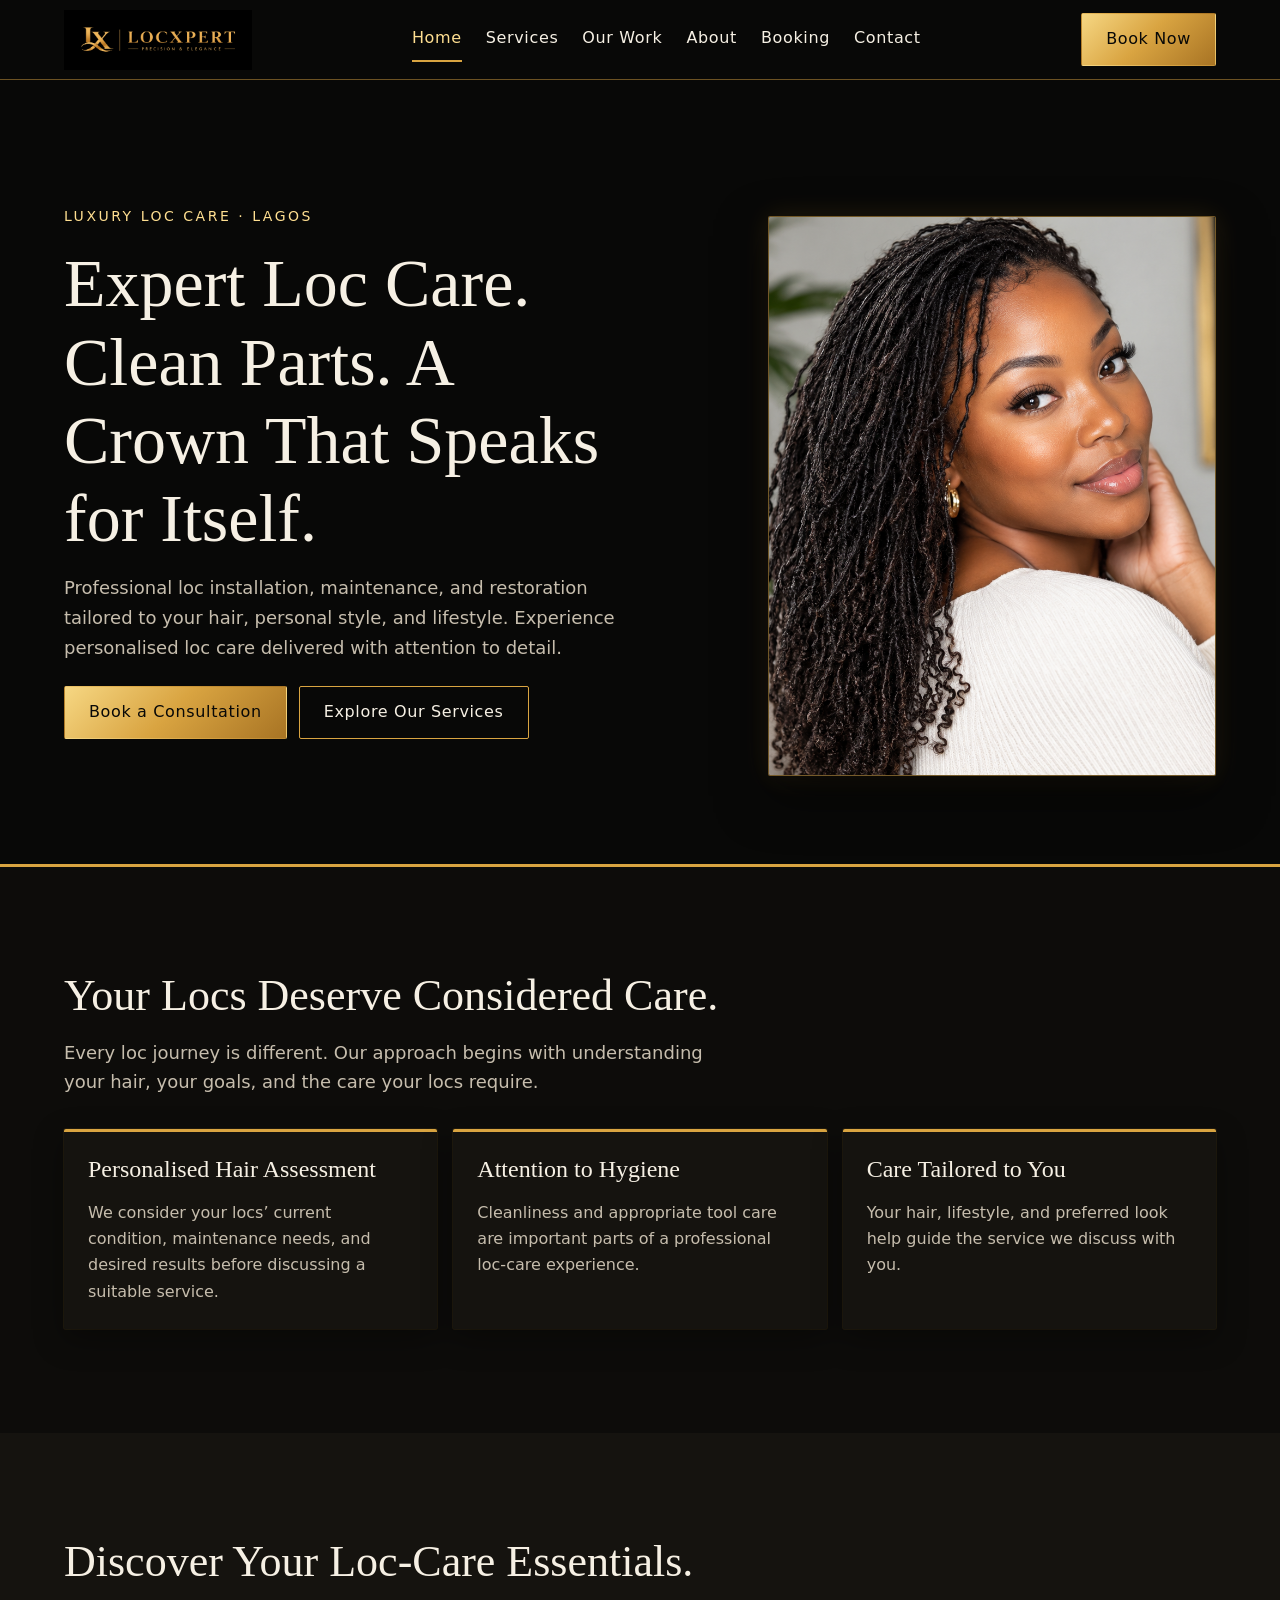
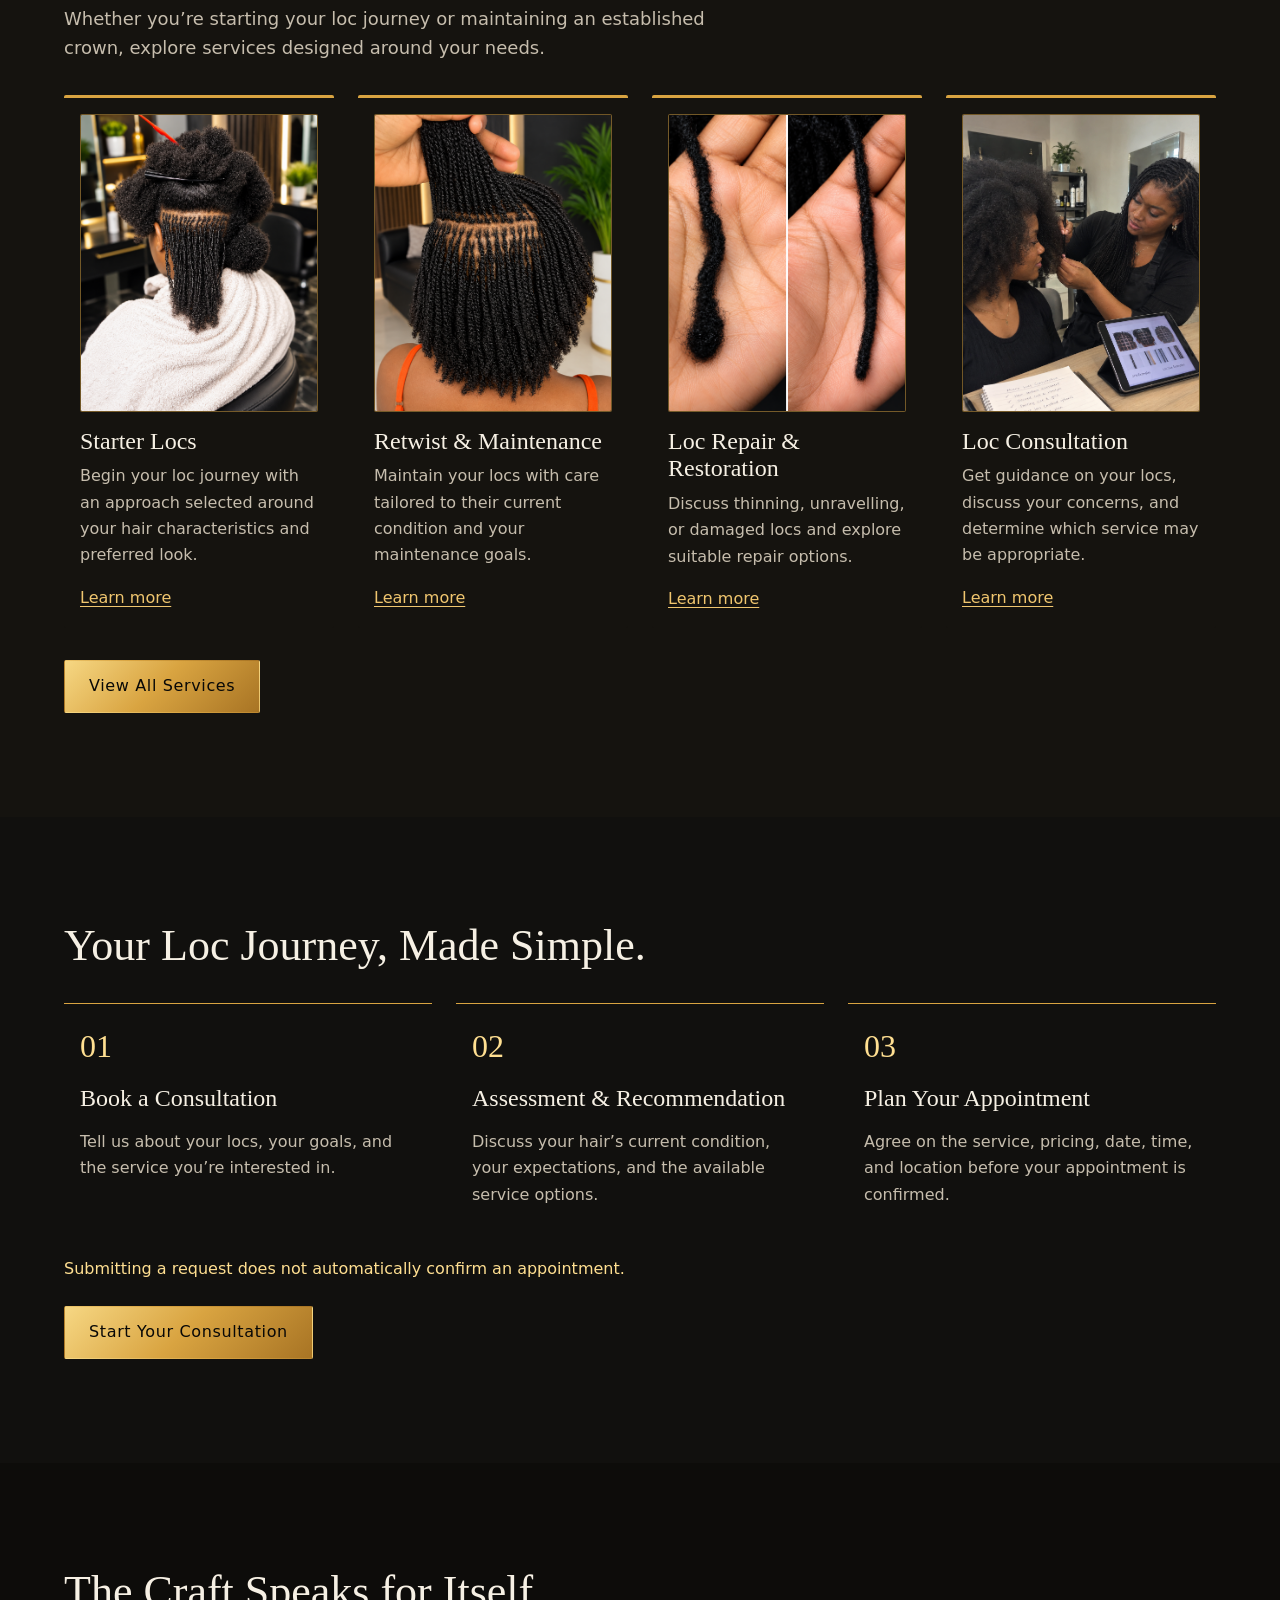
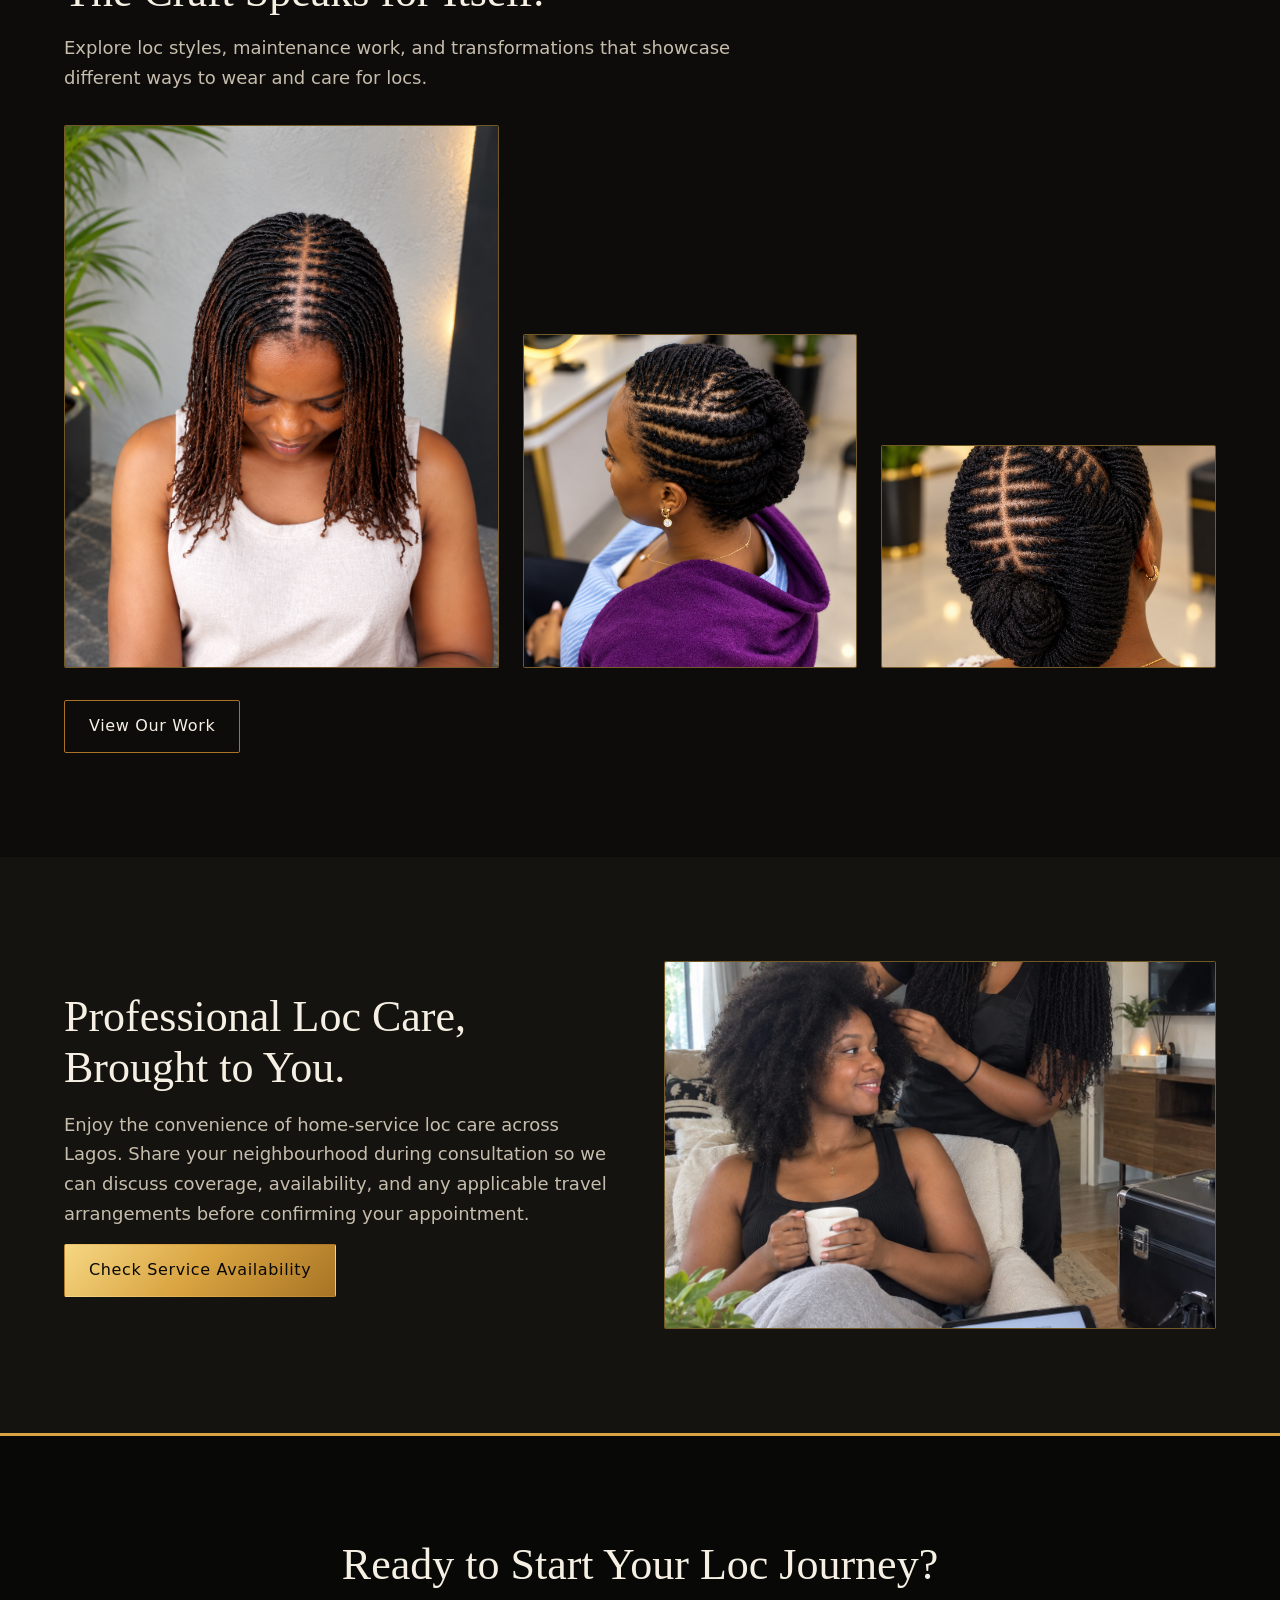
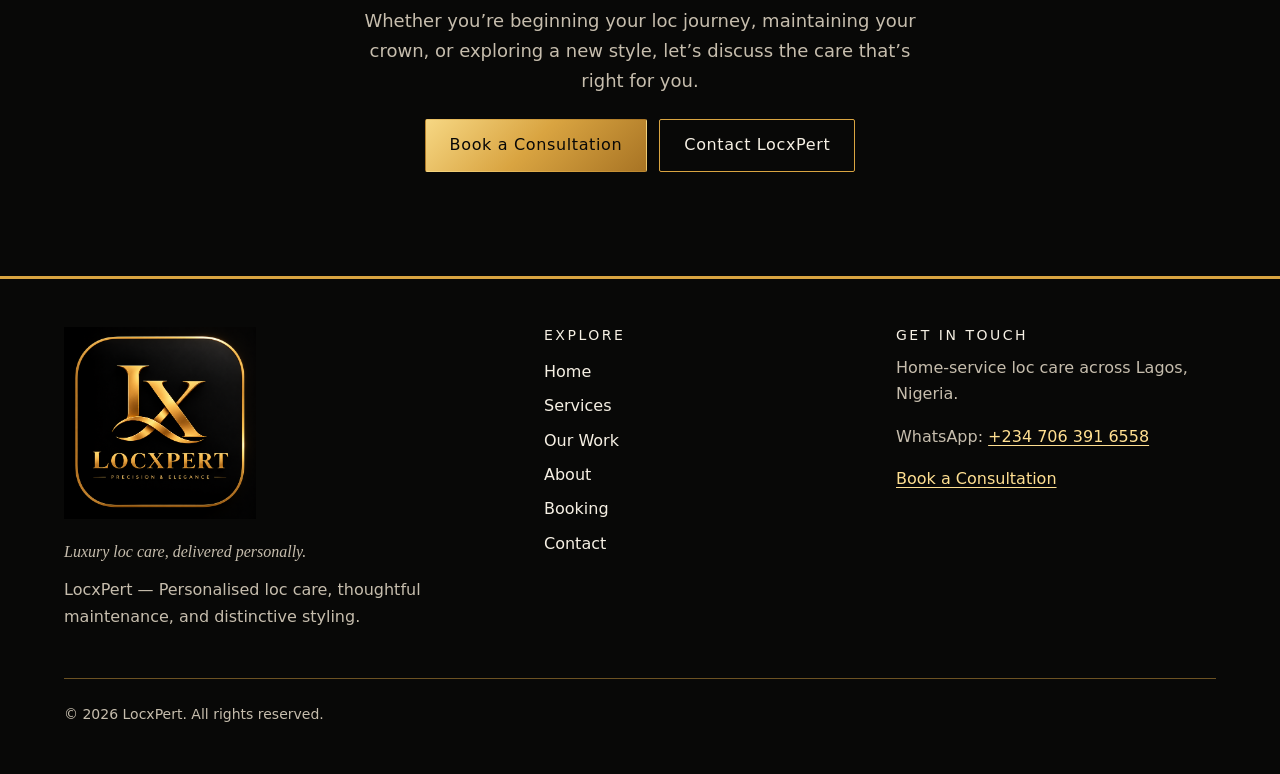
<file: index.html>
<!DOCTYPE html>
<html lang="en">
<head>
  <meta charset="UTF-8">
  <meta name="viewport" content="width=device-width, initial-scale=1">
  <title>LocxPert | Luxury Loc Care in Lagos</title>
  <meta name="description" content="Explore loc maintenance, styling, cleansing, and repairs with LocxPert. Request a home-service appointment across Lagos, Nigeria.">
  <meta property="og:type" content="website">
  <meta property="og:title" content="LocxPert | Luxury Loc Care in Lagos">
  <meta property="og:description" content="Explore loc maintenance, styling, cleansing, and repairs with LocxPert. Request a home-service appointment across Lagos, Nigeria.">
  <meta property="og:locale" content="en_NG">
  <meta name="theme-color" content="#080807">
  <link rel="icon" href="data:image/svg+xml,%3Csvg xmlns='http://www.w3.org/2000/svg' viewBox='0 0 64 64'%3E%3Crect width='64' height='64' rx='10' fill='%23080807'/%3E%3Ctext x='32' y='45' font-size='38' text-anchor='middle' fill='%23d9a441' font-family='Georgia,serif'%3EL%3C/text%3E%3C/svg%3E">
  <link rel="stylesheet" href="./styles/main.css">
  <script src="./script/site.js" defer></script>
</head>
<body>
  <a class="skip-link" href="#main-content">Skip to main content</a>

  <!-- ===== SITE HEADER (same on every page) ===== -->
  <header class="site-header is-dark">
    <a class="site-logo" href="index.html">
      <img class="logo-image" src="assets/images/locxpert-wordmark.png" alt="LocxPert — Precision &amp; Elegance" width="260" height="84">
    </a>

    <button class="nav-toggle" type="button" aria-expanded="false" aria-controls="site-navigation">
      <span class="visually-hidden">Menu</span>
      <span class="nav-toggle-icon" aria-hidden="true"></span>
    </button>

    <nav class="site-navigation" id="site-navigation" aria-label="Main navigation">
      <ul class="nav-list">
        <li><a href="index.html" aria-current="page">Home</a></li>
        <li><a href="services.html">Services</a></li>
        <li><a href="gallery.html">Our Work</a></li>
        <li><a href="about.html">About</a></li>
        <li><a href="booking.html">Booking</a></li>
        <li><a href="contact.html">Contact</a></li>
      </ul>
    </nav>

    <a class="button button-primary header-cta" href="booking.html">Book Now</a>
  </header>

  <main id="main-content">

    <!-- ===== HERO ===== -->
    <section class="hero-section is-dark" id="home-hero" aria-labelledby="hero-title">
      <div class="hero-inner">
        <div class="hero-content">
          <p class="eyebrow">LUXURY LOC CARE &middot; LAGOS</p>
          <h1 class="hero-title" id="hero-title">Expert Loc Care. Clean Parts. A Crown That Speaks for Itself.</h1>
          <p class="hero-text">Professional loc installation, maintenance, and restoration tailored to your hair, personal style, and lifestyle. Experience personalised loc care delivered with attention to detail.</p>
          <div class="button-group">
            <a class="button button-primary" href="booking.html">Book a Consultation</a>
            <a class="button button-secondary" href="services.html">Explore Our Services</a>
          </div>
        </div>
        <!-- IMAGE: replace assets/images/hero-locs.jpg with your hero photograph -->
        <div class="image-frame ratio-portrait" data-placeholder="Hero photograph">
          <img src="./assets/images/file_000000003d60821183ccef231341cf84.png" alt="Placeholder for a hero photograph of well-maintained locs" width="800" height="1000">
        </div>
      </div>
    </section>

    <!-- ===== TRUST ===== -->
    <section class="trust-section section-cream" aria-labelledby="trust-title">
      <div class="section-heading">
        <h2 id="trust-title">Your Locs Deserve Considered Care.</h2>
        <p>Every loc journey is different. Our approach begins with understanding your hair, your goals, and the care your locs require.</p>
      </div>
      <div class="trust-grid">
        <article class="trust-card">
          <h3>Personalised Hair Assessment</h3>
          <p>We consider your locs&rsquo; current condition, maintenance needs, and desired results before discussing a suitable service.</p>
        </article>
        <article class="trust-card">
          <h3>Attention to Hygiene</h3>
          <p>Cleanliness and appropriate tool care are important parts of a professional loc-care experience.</p>
        </article>
        <article class="trust-card">
          <h3>Care Tailored to You</h3>
          <p>Your hair, lifestyle, and preferred look help guide the service we discuss with you.</p>
        </article>
      </div>
    </section>

    <!-- ===== SERVICES PREVIEW (four featured services) ===== -->
    <section class="services-section section-white" aria-labelledby="services-preview-title">
      <div class="section-heading">
        <h2 id="services-preview-title">Discover Your Loc-Care Essentials.</h2>
        <p>Whether you&rsquo;re starting your loc journey or maintaining an established crown, explore services designed around your needs.</p>
      </div>
      <div class="services-grid">

        <article class="service-card">
          <div class="image-frame ratio-portrait" data-placeholder="Starter Loc">
            <img src="./assets/images/starter locs.png" alt="Placeholder photograph for Starter Locs" width="800" height="1000" loading="lazy">
          </div>
          <h3 class="service-title">Starter Locs</h3>
          <p class="service-description">Begin your loc journey with an approach selected around your hair characteristics and preferred look.</p>
          <a class="text-link" href="services.html">Learn more<span class="visually-hidden"> about Starter Locs</span></a>
        </article>

        <article class="service-card">
          <div class="image-frame ratio-portrait" data-placeholder="Retwist &amp; Maintenance">
            <img src="assets/images/retwist.png" alt="Placeholder photograph for Retwist &amp; Maintenance" width="800" height="1000" loading="lazy">
          </div>
          <h3 class="service-title">Retwist &amp; Maintenance</h3>
          <p class="service-description">Maintain your locs with care tailored to their current condition and your maintenance goals.</p>
          <a class="text-link" href="services.html">Learn more<span class="visually-hidden"> about Retwist &amp; Maintenance</span></a>
        </article>

        <article class="service-card">
          <div class="image-frame ratio-portrait" data-placeholder="Loc Repair &amp; Restoration">
            <img src="assets/images/locs repair and maintainance.png" alt="Placeholder photograph for Loc Repair &amp; Restoration" width="800" height="1000" loading="lazy">
          </div>
          <h3 class="service-title">Loc Repair &amp; Restoration</h3>
          <p class="service-description">Discuss thinning, unravelling, or damaged locs and explore suitable repair options.</p>
          <a class="text-link" href="services.html">Learn more<span class="visually-hidden"> about Loc Repair &amp; Restoration</span></a>
        </article>

        <article class="service-card">
          <div class="image-frame ratio-portrait" data-placeholder="Loc Consultation">
            <img src="assets/images/consultation.png" alt="Placeholder photograph for Loc Consultation" width="800" height="1000" loading="lazy">
          </div>
          <h3 class="service-title">Loc Consultation</h3>
          <p class="service-description">Get guidance on your locs, discuss your concerns, and determine which service may be appropriate.</p>
          <a class="text-link" href="services.html">Learn more<span class="visually-hidden"> about Loc Consultation</span></a>
        </article>
      </div>
      <p class="section-action"><a class="button button-primary" href="services.html">View All Services</a></p>
    </section>

    <!-- ===== HOW IT WORKS ===== -->
    <section class="process-section is-dark" aria-labelledby="process-title">
      <div class="section-heading">
        <h2 id="process-title">Your Loc Journey, Made Simple.</h2>
      </div>
      <ol class="process-list">
        <li class="process-step">
          <h3>Book a Consultation</h3>
          <p>Tell us about your locs, your goals, and the service you&rsquo;re interested in.</p>
        </li>
        <li class="process-step">
          <h3>Assessment &amp; Recommendation</h3>
          <p>Discuss your hair&rsquo;s current condition, your expectations, and the available service options.</p>
        </li>
        <li class="process-step">
          <h3>Plan Your Appointment</h3>
          <p>Agree on the service, pricing, date, time, and location before your appointment is confirmed.</p>
        </li>
      </ol>
      <p class="process-note">Submitting a request does not automatically confirm an appointment.</p>
      <p class="section-action"><a class="button button-primary" href="booking.html">Start Your Consultation</a></p>
    </section>

    <!-- ===== PORTFOLIO PREVIEW ===== -->
    <section class="portfolio-section section-cream" aria-labelledby="portfolio-title">
      <div class="section-heading">
        <h2 id="portfolio-title">The Craft Speaks for Itself.</h2>
        <p>Explore loc styles, maintenance work, and transformations that showcase different ways to wear and care for locs.</p>
      </div>
      <div class="featured-grid">
        <!-- IMAGES: replace with genuine LocxPert work photographs -->
        <div class="image-frame ratio-portrait" data-placeholder="Your work photo">
            <img src="./assets/images/loc front top view.png" alt="Placeholder for a loc styling photograph" width="800" height="1000" loading="lazy">
          </div>
        <div class="image-frame ratio-square" data-placeholder="Your work photo">
            <img src="./assets/images/loc style 1.png" alt="Placeholder for a starter locs photograph" width="800" height="800" loading="lazy">
          </div>
        <div class="image-frame ratio-landscape" data-placeholder="Your work photo">
            <img src="./assets/images/loc style 2.png" alt="Placeholder for a loc maintenance photograph" width="1200" height="800" loading="lazy">
          </div>
      </div>
      <p class="section-action"><a class="button button-secondary-light" href="gallery.html">View Our Work</a></p>
    </section>

    <!-- ===== HOME SERVICE ===== -->
    <section class="home-service-section section-white" aria-labelledby="home-service-title">
      <div class="home-service-content">
        <h2 id="home-service-title">Professional Loc Care, Brought to You.</h2>
        <p>Enjoy the convenience of home-service loc care across Lagos. Share your neighbourhood during consultation so we can discuss coverage, availability, and any applicable travel arrangements before confirming your appointment.</p>
        <a class="button button-primary" href="contact.html">Check Service Availability</a>
      </div>
      <div class="image-frame ratio-landscape" data-placeholder="Home-service photo">
            <img src="./assets/images/home service.png" alt="Placeholder for a photograph of loc care in a comfortable home setting" width="1200" height="800" loading="lazy">
          </div>
    </section>

    <!-- ===== FINAL CALL TO ACTION ===== -->
    <section class="cta-section is-dark" aria-labelledby="cta-title">
      <h2 id="cta-title">Ready to Start Your Loc Journey?</h2>
      <p>Whether you&rsquo;re beginning your loc journey, maintaining your crown, or exploring a new style, let&rsquo;s discuss the care that&rsquo;s right for you.</p>
      <div class="button-group">
        <a class="button button-primary" href="booking.html">Book a Consultation</a>
        <a class="button button-secondary" href="contact.html">Contact LocxPert</a>
      </div>
    </section>

  </main>

  <!-- ===== SITE FOOTER (same on every page) ===== -->
  <footer class="site-footer is-dark">
    <div class="footer-brand">
      <a class="site-logo" href="index.html">
        <img class="logo-image" src="assets/images/locxpert-logo.png" alt="LocxPert — Precision &amp; Elegance" width="160" height="160">
        </a>
      <p class="footer-tagline">Luxury loc care, delivered personally.</p>
      <p>LocxPert &mdash; Personalised loc care, thoughtful maintenance, and distinctive styling.</p>
    </div>

    <nav class="footer-navigation" aria-label="Footer navigation">
      <h2 class="footer-heading">Explore</h2>
      <ul class="footer-list">
        <li><a href="index.html">Home</a></li>
        <li><a href="services.html">Services</a></li>
        <li><a href="gallery.html">Our Work</a></li>
        <li><a href="about.html">About</a></li>
        <li><a href="booking.html">Booking</a></li>
        <li><a href="contact.html">Contact</a></li>
      </ul>
    </nav>

    <div class="footer-contact">
      <h2 class="footer-heading">Get in touch</h2>
      <p>Home-service loc care across Lagos, Nigeria.</p>
      <p>WhatsApp: <a href="https://wa.me/2348161882249">+234 706 391 6558</a></p>
      <p><a href="booking.html">Book a Consultation</a></p>
    </div>

    <p class="footer-copyright">&copy; <span id="copyright-year">2026</span> LocxPert. All rights reserved.</p>
  </footer>

</body>
</html>
</file>
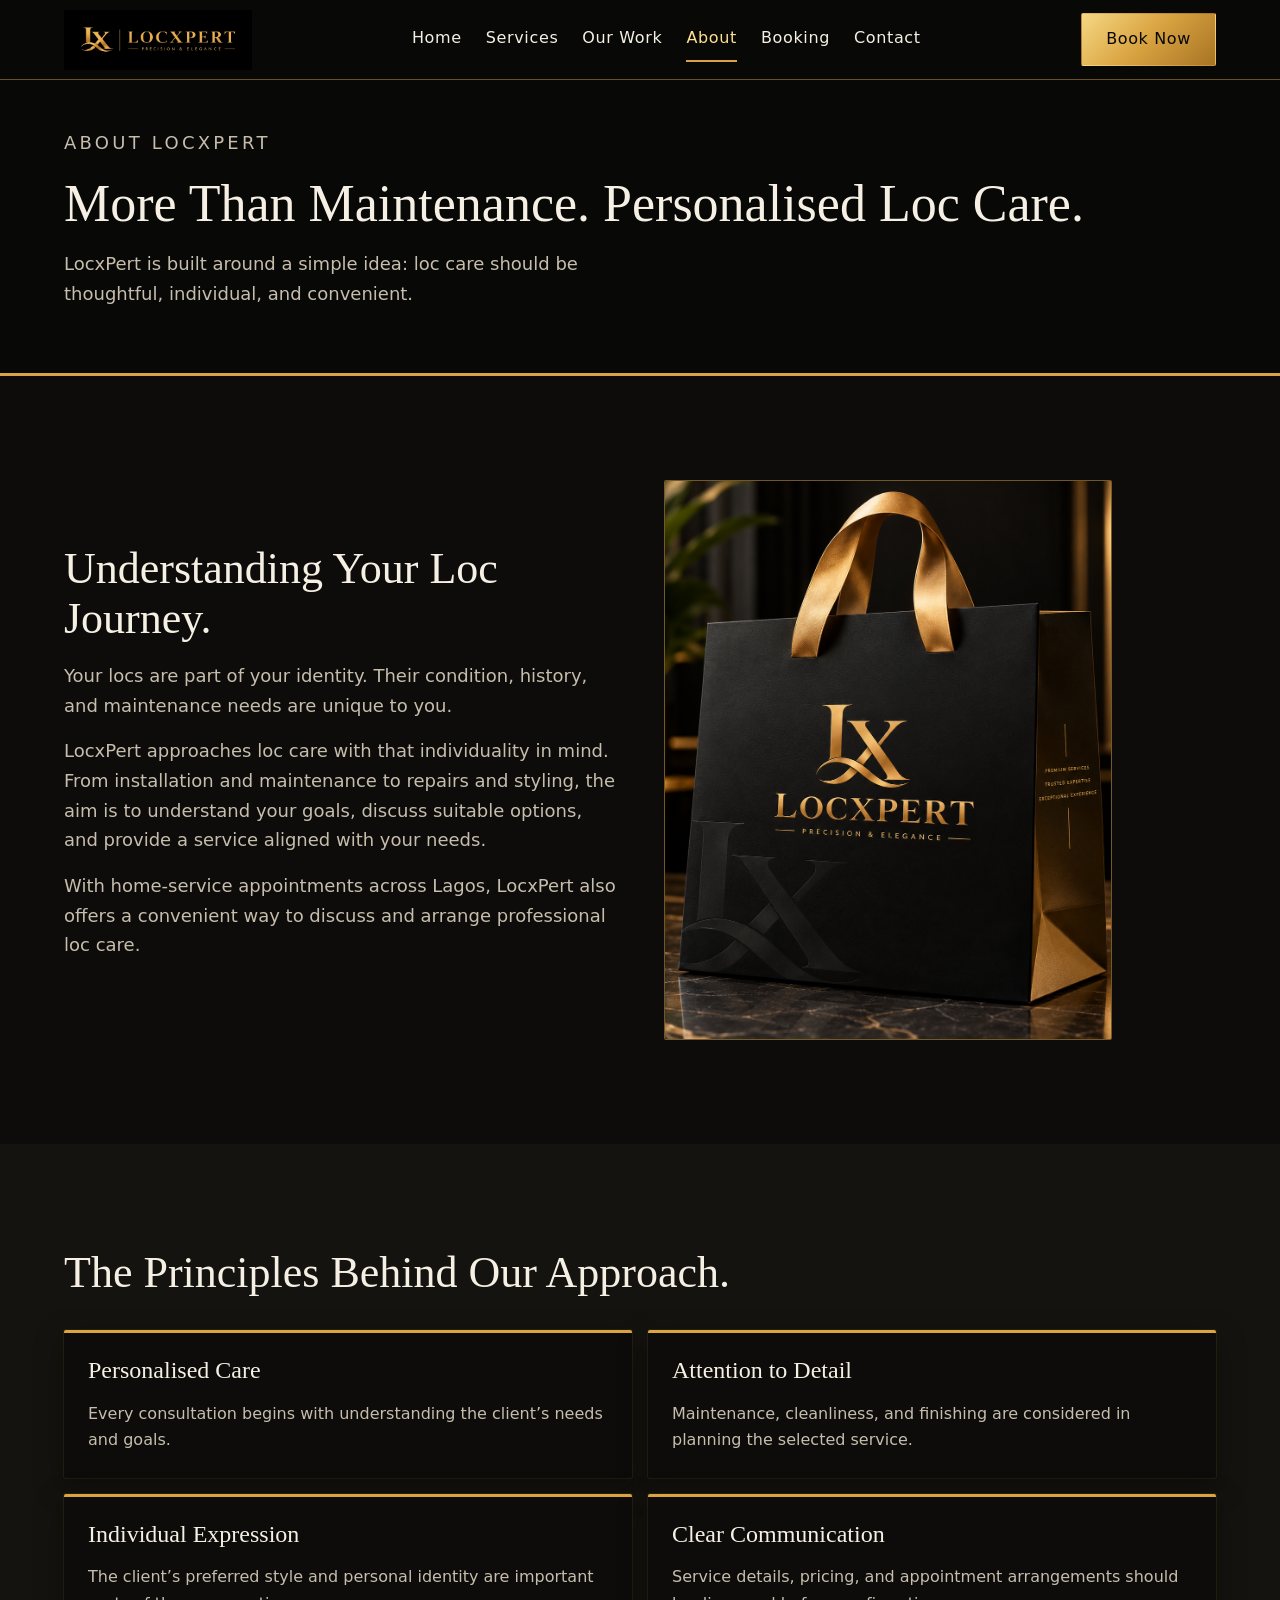
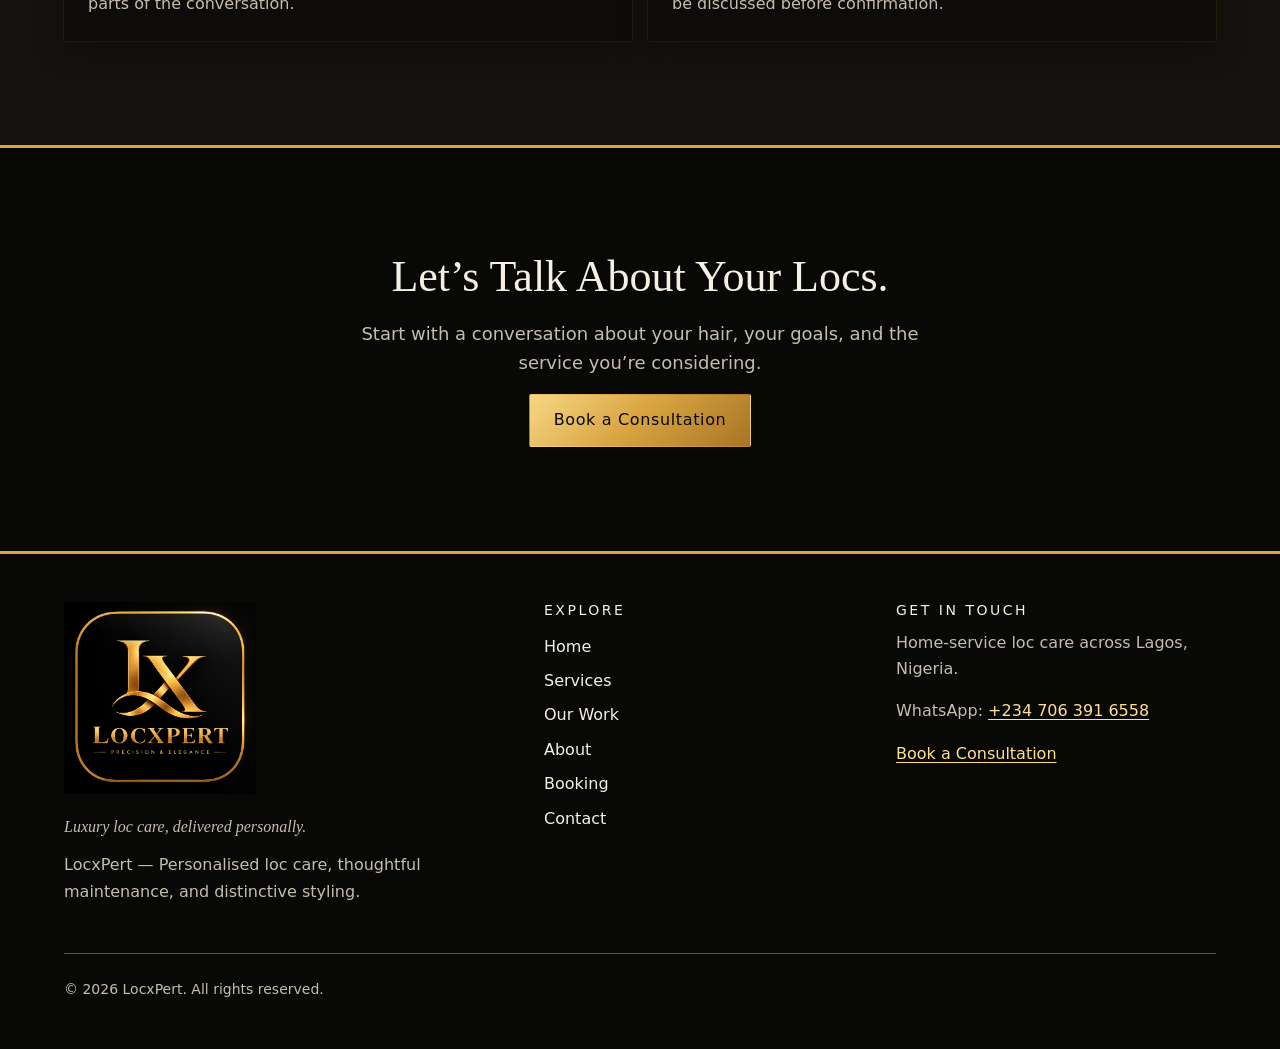
<file: about.html>
<!DOCTYPE html>
<html lang="en">
<head>
  <meta charset="UTF-8">
  <meta name="viewport" content="width=device-width, initial-scale=1">
  <title>About LocxPert | Personalised Loc Care</title>
  <meta name="description" content="Learn about LocxPert’s approach to loc maintenance, styling, and home-service appointments in Lagos.">
  <meta property="og:type" content="website">
  <meta property="og:title" content="About LocxPert | Personalised Loc Care">
  <meta property="og:description" content="Learn about LocxPert’s approach to loc maintenance, styling, and home-service appointments in Lagos.">
  <meta property="og:locale" content="en_NG">
  <meta name="theme-color" content="#080807">
  <link rel="icon" href="data:image/svg+xml,%3Csvg xmlns='http://www.w3.org/2000/svg' viewBox='0 0 64 64'%3E%3Crect width='64' height='64' rx='10' fill='%23080807'/%3E%3Ctext x='32' y='45' font-size='38' text-anchor='middle' fill='%23d9a441' font-family='Georgia,serif'%3EL%3C/text%3E%3C/svg%3E">
  <link rel="stylesheet" href="./styles/main.css">
  <script src="./script/site.js" defer></script>
</head>
<body>
  <a class="skip-link" href="#main-content">Skip to main content</a>

  <!-- ===== SITE HEADER (same on every page) ===== -->
  <header class="site-header is-dark">
    <a class="site-logo" href="index.html">
      <img class="logo-image" src="assets/images/locxpert-wordmark.png" alt="LocxPert — Precision &amp; Elegance" width="260" height="84">
    </a>

    <button class="nav-toggle" type="button" aria-expanded="false" aria-controls="site-navigation">
      <span class="visually-hidden">Menu</span>
      <span class="nav-toggle-icon" aria-hidden="true"></span>
    </button>

    <nav class="site-navigation" id="site-navigation" aria-label="Main navigation">
      <ul class="nav-list">
        <li><a href="index.html">Home</a></li>
        <li><a href="services.html">Services</a></li>
        <li><a href="gallery.html">Our Work</a></li>
        <li><a href="about.html" aria-current="page">About</a></li>
        <li><a href="booking.html">Booking</a></li>
        <li><a href="contact.html">Contact</a></li>
      </ul>
    </nav>

    <a class="button button-primary header-cta" href="booking.html">Book Now</a>
  </header>

  <main id="main-content">

    <!-- ===== PAGE HERO ===== -->
    <section class="page-hero page-hero-simple is-dark" aria-labelledby="about-title">
      <div class="page-hero-content">
        <p class="eyebrow">ABOUT LOCXPERT</p>
        <h1 id="about-title">More Than Maintenance. Personalised Loc Care.</h1>
        <p>LocxPert is built around a simple idea: loc care should be thoughtful, individual, and convenient.</p>
      </div>
    </section>

    <!-- ===== BRAND STORY ===== -->
    <section class="about-section section-cream" id="about" aria-labelledby="story-title">
      <div class="about-text">
        <h2 id="story-title">Understanding Your Loc Journey.</h2>
        <p>Your locs are part of your identity. Their condition, history, and maintenance needs are unique to you.</p>
        <p>LocxPert approaches loc care with that individuality in mind. From installation and maintenance to repairs and styling, the aim is to understand your goals, discuss suitable options, and provide a service aligned with your needs.</p>
        <p>With home-service appointments across Lagos, LocxPert also offers a convenient way to discuss and arrange professional loc care.</p>
      </div>
      <!-- IMAGE: replace assets/images/about-loctician.jpg with a brand or loctician photograph.
      A loctician profile (name, training, experience) can be added here once you have verified details. -->
      <div class="image-frame ratio-portrait" data-placeholder="Brand photograph">
        <img src="./assets/images/locxpert parcel.png" alt="Placeholder for a LocxPert brand photograph" width="800" height="1000" loading="lazy">
      </div>
    </section>

    <!-- ===== VALUES ===== -->
    <section class="values-section section-white" aria-labelledby="values-title">
      <div class="section-heading">
        <h2 id="values-title">The Principles Behind Our Approach.</h2>
      </div>
      <div class="values-grid">
        <article class="value-card">
          <h3>Personalised Care</h3>
          <p>Every consultation begins with understanding the client&rsquo;s needs and goals.</p>
        </article>

        <article class="value-card">
          <h3>Attention to Detail</h3>
          <p>Maintenance, cleanliness, and finishing are considered in planning the selected service.</p>
        </article>

        <article class="value-card">
          <h3>Individual Expression</h3>
          <p>The client&rsquo;s preferred style and personal identity are important parts of the conversation.</p>
        </article>

        <article class="value-card">
          <h3>Clear Communication</h3>
          <p>Service details, pricing, and appointment arrangements should be discussed before confirmation.</p>
        </article>
      </div>
    </section>

    <!-- ===== CALL TO ACTION ===== -->
    <section class="cta-section is-dark" aria-labelledby="about-cta-title">
      <h2 id="about-cta-title">Let&rsquo;s Talk About Your Locs.</h2>
      <p>Start with a conversation about your hair, your goals, and the service you&rsquo;re considering.</p>
      <a class="button button-primary" href="booking.html">Book a Consultation</a>
    </section>

  </main>

  <!-- ===== SITE FOOTER (same on every page) ===== -->
  <footer class="site-footer is-dark">
    <div class="footer-brand">
      <a class="site-logo" href="index.html">
        <img class="logo-image" src="assets/images/locxpert-logo.png" alt="LocxPert — Precision &amp; Elegance" width="160" height="160">
        </a>
      <p class="footer-tagline">Luxury loc care, delivered personally.</p>
      <p>LocxPert &mdash; Personalised loc care, thoughtful maintenance, and distinctive styling.</p>
    </div>

    <nav class="footer-navigation" aria-label="Footer navigation">
      <h2 class="footer-heading">Explore</h2>
      <ul class="footer-list">
        <li><a href="index.html">Home</a></li>
        <li><a href="services.html">Services</a></li>
        <li><a href="gallery.html">Our Work</a></li>
        <li><a href="about.html">About</a></li>
        <li><a href="booking.html">Booking</a></li>
        <li><a href="contact.html">Contact</a></li>
      </ul>
    </nav>

    <div class="footer-contact">
      <h2 class="footer-heading">Get in touch</h2>
      <p>Home-service loc care across Lagos, Nigeria.</p>
      <p>WhatsApp: <a href="https://wa.me/2347063916558">+234 706 391 6558</a></p>
      <p><a href="booking.html">Book a Consultation</a></p>
    </div>

    <p class="footer-copyright">&copy; <span id="copyright-year">2026</span> LocxPert. All rights reserved.</p>
  </footer>

</body>
</html>
</file>
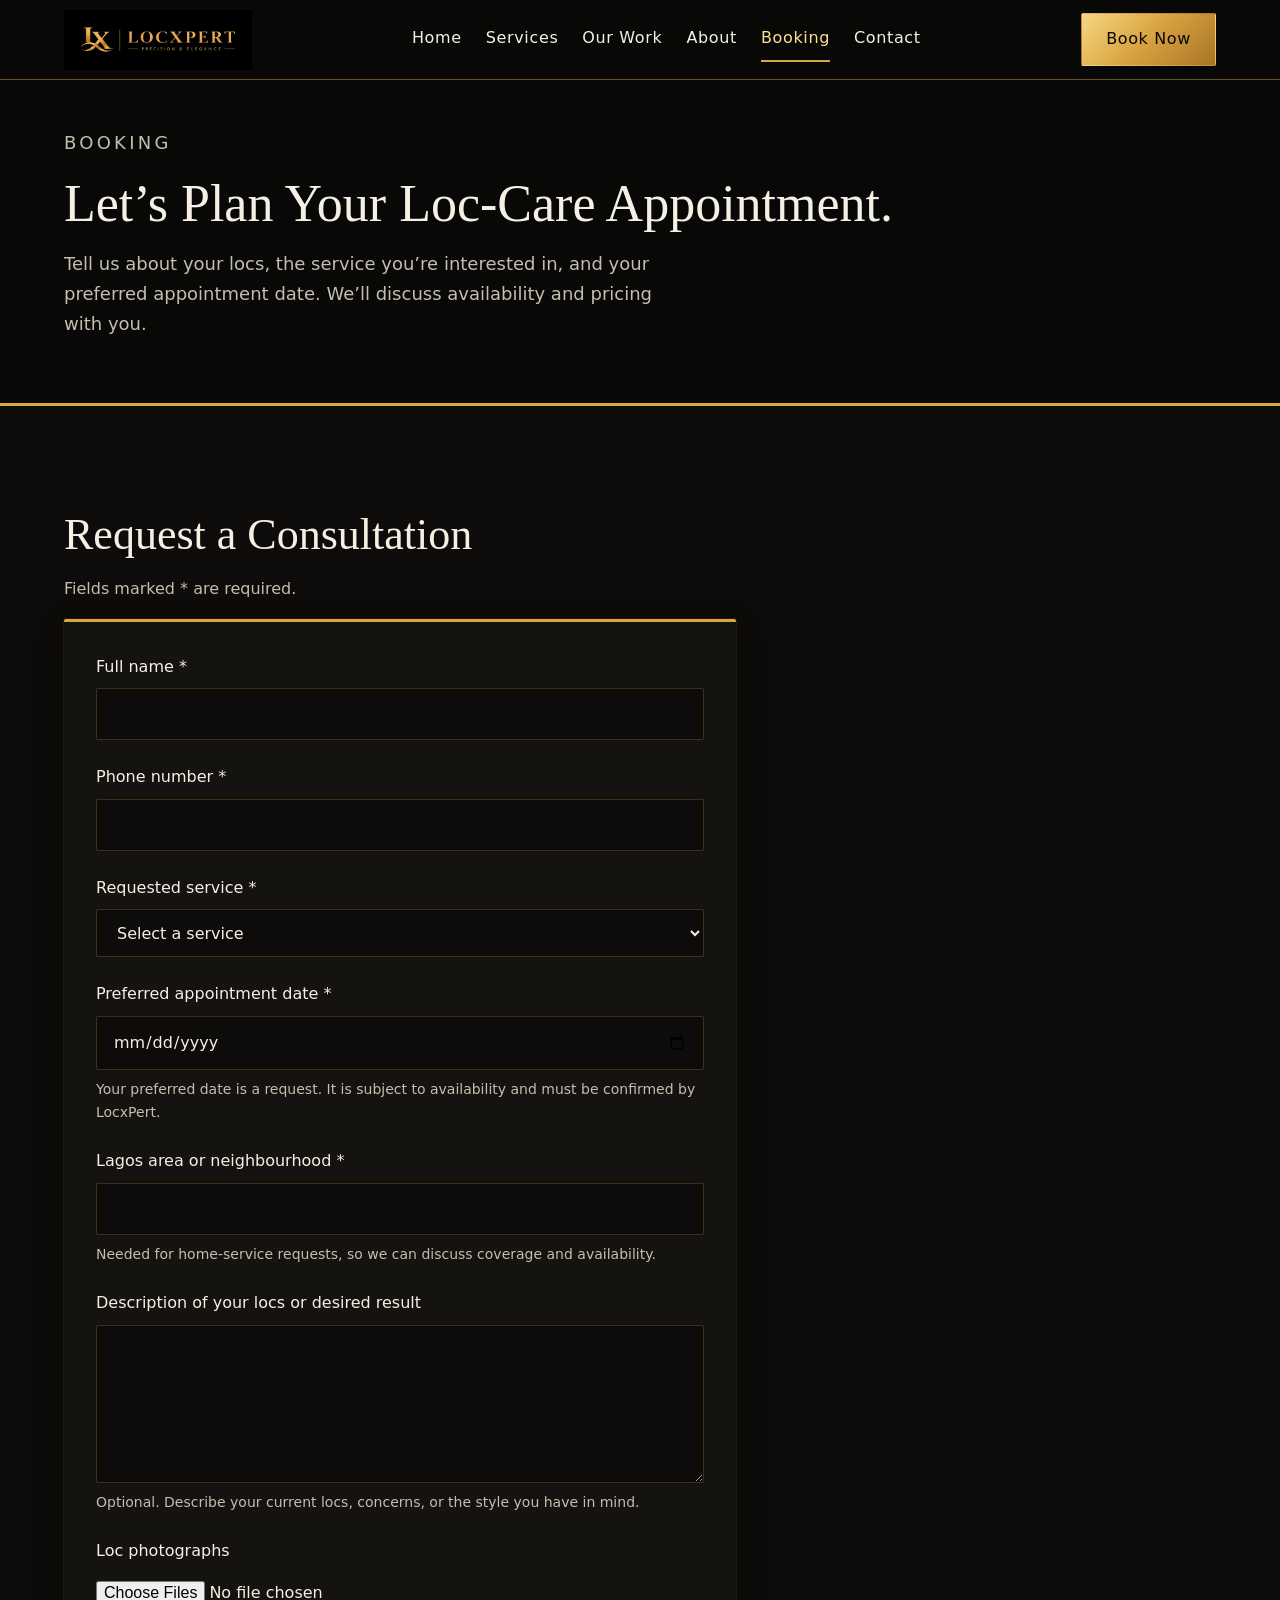
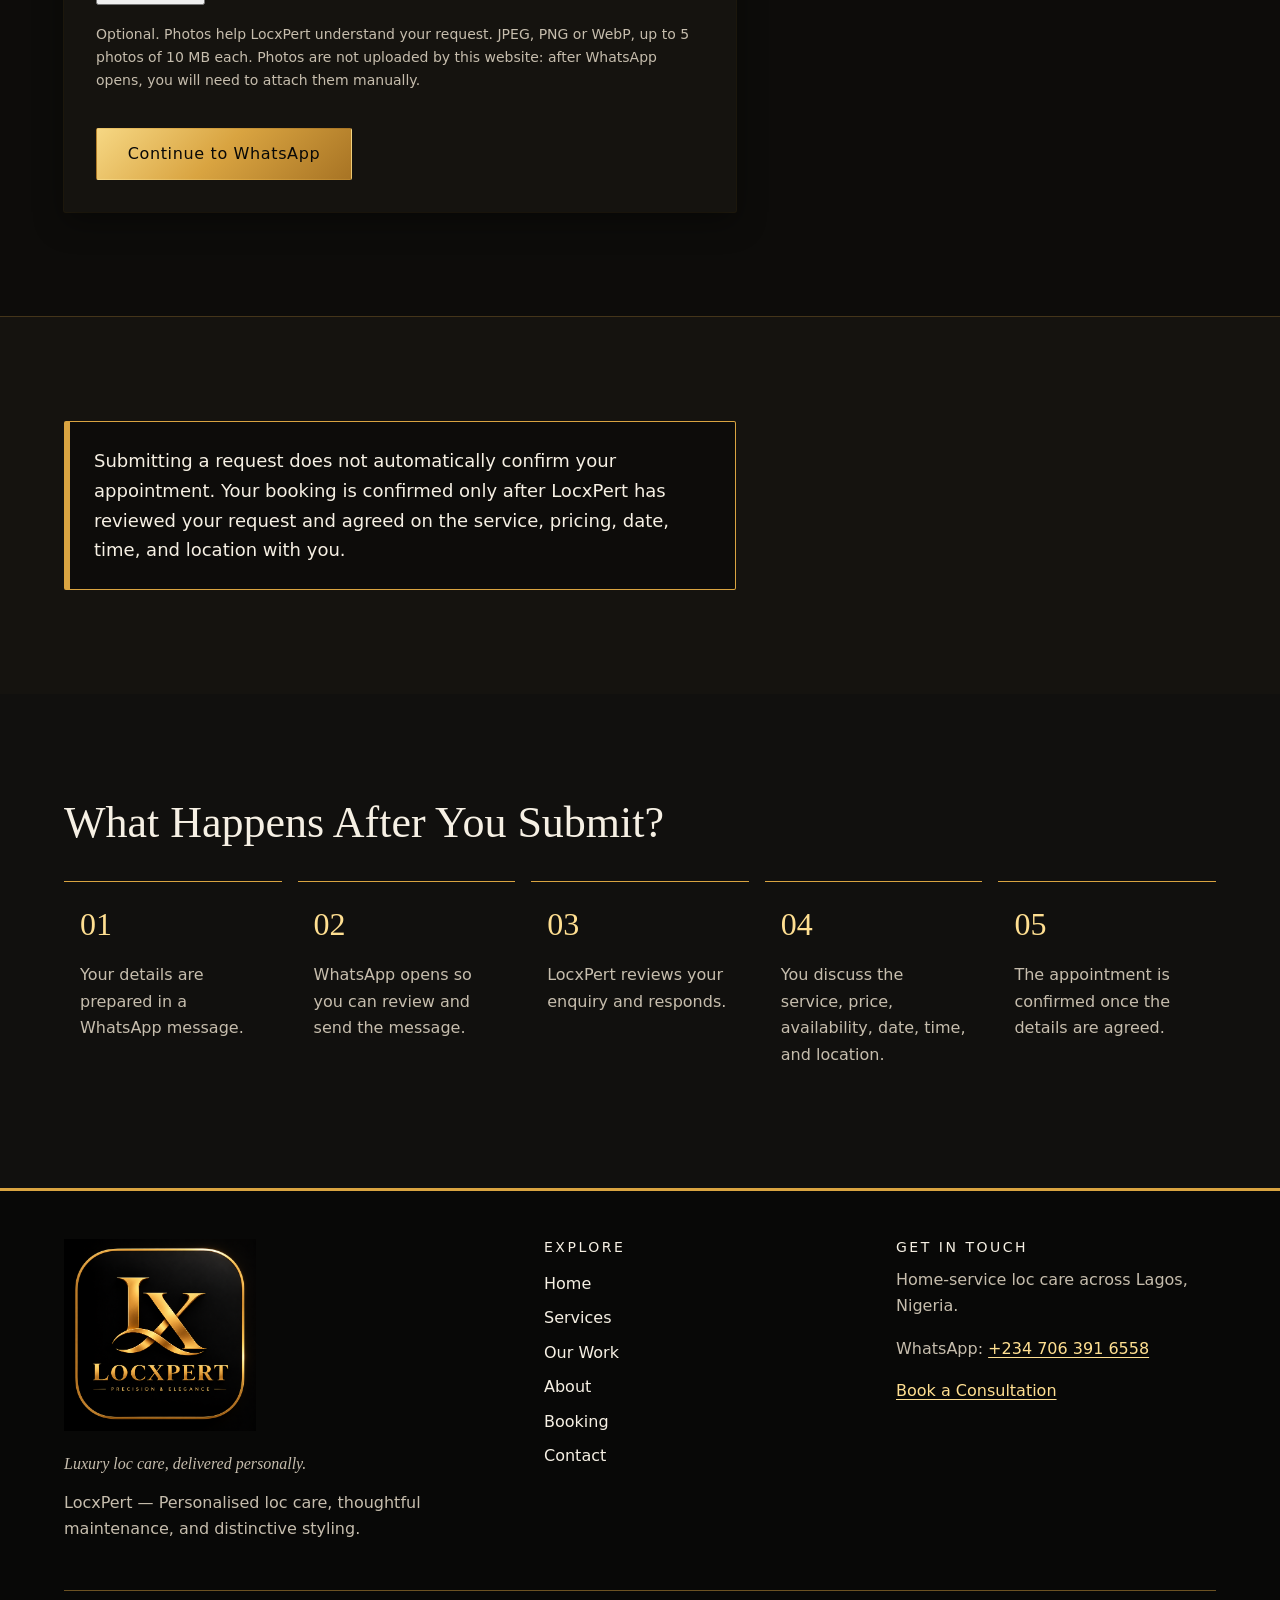
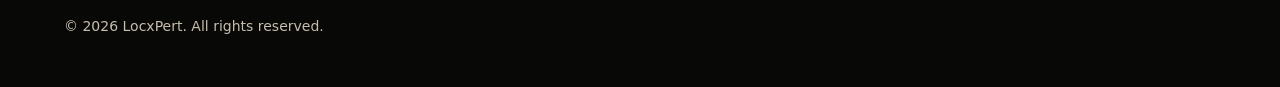
<file: booking.html>
<!DOCTYPE html>
<html lang="en">
<head>
  <meta charset="UTF-8">
  <meta name="viewport" content="width=device-width, initial-scale=1">
  <title>Book a Loc Appointment in Lagos | LocxPert</title>
  <meta name="description" content="Request a LocxPert appointment, tell us about your locs and preferred date, and discuss availability and pricing.">
  <meta property="og:type" content="website">
  <meta property="og:title" content="Book a Loc Appointment in Lagos | LocxPert">
  <meta property="og:description" content="Request a LocxPert appointment, tell us about your locs and preferred date, and discuss availability and pricing.">
  <meta property="og:locale" content="en_NG">
  <meta name="theme-color" content="#080807">
  <link rel="icon" href="data:image/svg+xml,%3Csvg xmlns='http://www.w3.org/2000/svg' viewBox='0 0 64 64'%3E%3Crect width='64' height='64' rx='10' fill='%23080807'/%3E%3Ctext x='32' y='45' font-size='38' text-anchor='middle' fill='%23d9a441' font-family='Georgia,serif'%3EL%3C/text%3E%3C/svg%3E">
  <link rel="stylesheet" href="./styles/main.css">
  <script src="./script/site.js" defer></script>
</head>
<body>
  <a class="skip-link" href="#main-content">Skip to main content</a>

  <!-- ===== SITE HEADER (same on every page) ===== -->
  <header class="site-header is-dark">
    <a class="site-logo" href="index.html">
      <img class="logo-image" src="assets/images/locxpert-wordmark.png" alt="LocxPert — Precision &amp; Elegance" width="260" height="84">
    </a>

    <button class="nav-toggle" type="button" aria-expanded="false" aria-controls="site-navigation">
      <span class="visually-hidden">Menu</span>
      <span class="nav-toggle-icon" aria-hidden="true"></span>
    </button>

    <nav class="site-navigation" id="site-navigation" aria-label="Main navigation">
      <ul class="nav-list">
        <li><a href="index.html">Home</a></li>
        <li><a href="services.html">Services</a></li>
        <li><a href="gallery.html">Our Work</a></li>
        <li><a href="about.html">About</a></li>
        <li><a href="booking.html" aria-current="page">Booking</a></li>
        <li><a href="contact.html">Contact</a></li>
      </ul>
    </nav>

    <a class="button button-primary header-cta" href="booking.html">Book Now</a>
  </header>

  <main id="main-content">

    <!-- ===== PAGE HERO ===== -->
    <section class="page-hero page-hero-simple is-dark" aria-labelledby="booking-title">
      <div class="page-hero-content">
        <p class="eyebrow">BOOKING</p>
        <h1 id="booking-title">Let&rsquo;s Plan Your Loc-Care Appointment.</h1>
        <p>Tell us about your locs, the service you&rsquo;re interested in, and your preferred appointment date. We&rsquo;ll discuss availability and pricing with you.</p>
      </div>
    </section>

    <!-- ===== BOOKING FORM ===== -->
    <section class="booking-section section-cream" aria-labelledby="form-title">
      <h2 id="form-title">Request a Consultation</h2>
      <p class="form-note">Fields marked <span aria-hidden="true">*</span><span class="visually-hidden">with an asterisk</span> are required.</p>

      <form id="booking-form" class="booking-form" novalidate>

        <div class="form-group">
          <label for="full-name">Full name <span aria-hidden="true">*</span></label>
          <input type="text" id="full-name" name="full-name" autocomplete="name" required aria-describedby="error-full-name">
          <p class="form-error" id="error-full-name" role="alert"></p>
        </div>

        <div class="form-group">
          <label for="phone-number">Phone number <span aria-hidden="true">*</span></label>
          <input type="tel" id="phone-number" name="phone-number" autocomplete="tel" inputmode="tel" required aria-describedby="error-phone-number">
          <p class="form-error" id="error-phone-number" role="alert"></p>
        </div>

        <div class="form-group">
          <label for="requested-service">Requested service <span aria-hidden="true">*</span></label>
          <select id="requested-service" name="requested-service" required aria-describedby="error-requested-service">
            <option value="">Select a service</option>
            <option value="starter-locs">Starter Locs</option>
            <option value="retwist-maintenance">Retwist &amp; Maintenance</option>
            <option value="loc-repair-restoration">Loc Repair &amp; Restoration</option>
            <option value="loc-extensions">Loc Extensions</option>
            <option value="washing-conditioning">Loc Washing &amp; Conditioning</option>
            <option value="styling-updos">Styling &amp; Updos</option>
            <option value="detox-deep-cleansing">Loc Detox &amp; Deep Cleansing</option>
            <option value="consultation">Loc Consultation</option>
            <option value="not-sure">Not Sure Yet</option>
          </select>
          <p class="form-error" id="error-requested-service" role="alert"></p>
        </div>

        <div class="form-group">
          <label for="appointment-date">Preferred appointment date <span aria-hidden="true">*</span></label>
          <input type="date" id="appointment-date" name="appointment-date" required aria-describedby="date-help error-appointment-date">
          <p class="form-help" id="date-help">Your preferred date is a request. It is subject to availability and must be confirmed by LocxPert.</p>
          <p class="form-error" id="error-appointment-date" role="alert"></p>
        </div>

        <div class="form-group">
          <label for="lagos-area">Lagos area or neighbourhood <span aria-hidden="true">*</span></label>
          <input type="text" id="lagos-area" name="lagos-area" autocomplete="address-level2" required aria-describedby="area-help error-lagos-area">
          <p class="form-help" id="area-help">Needed for home-service requests, so we can discuss coverage and availability.</p>
          <p class="form-error" id="error-lagos-area" role="alert"></p>
        </div>

        <div class="form-group">
          <label for="loc-details">Description of your locs or desired result</label>
          <textarea id="loc-details" name="loc-details" rows="5" aria-describedby="details-help"></textarea>
          <p class="form-help" id="details-help">Optional. Describe your current locs, concerns, or the style you have in mind.</p>
        </div>

        <div class="form-group">
          <label for="loc-photos">Loc photographs</label>
          <input type="file" id="loc-photos" name="loc-photos" accept="image/jpeg,image/png,image/webp" multiple aria-describedby="photos-help error-loc-photos">
          <p class="form-help" id="photos-help">Optional. Photos help LocxPert understand your request. JPEG, PNG or WebP, up to 5 photos of 10 MB each. Photos are not uploaded by this website: after WhatsApp opens, you will need to attach them manually.</p>
          <p class="form-error" id="error-loc-photos" role="alert"></p>
          <ul class="photo-list" id="photo-list" aria-label="Selected photographs"></ul>
        </div>

        <button type="submit" class="button button-primary form-submit">Continue to WhatsApp</button>

        <div class="form-result" id="form-result" role="status" tabindex="-1" hidden></div>
      </form>
    </section>

    <!-- ===== BOOKING NOTICE ===== -->
    <aside class="booking-notice section-white" aria-labelledby="notice-title">
      <h2 class="visually-hidden" id="notice-title">Booking notice</h2>
      <p class="notice-text">Submitting a request does not automatically confirm your appointment. Your booking is confirmed only after LocxPert has reviewed your request and agreed on the service, pricing, date, time, and location with you.</p>
    </aside>

    <!-- ===== WHAT HAPPENS NEXT ===== -->
    <section class="process-section is-dark" aria-labelledby="next-title">
      <div class="section-heading">
        <h2 id="next-title">What Happens After You Submit?</h2>
      </div>
      <ol class="process-list process-list-five">
        <li class="process-step"><p>Your details are prepared in a WhatsApp message.</p></li>
        <li class="process-step"><p>WhatsApp opens so you can review and send the message.</p></li>
        <li class="process-step"><p>LocxPert reviews your enquiry and responds.</p></li>
        <li class="process-step"><p>You discuss the service, price, availability, date, time, and location.</p></li>
        <li class="process-step"><p>The appointment is confirmed once the details are agreed.</p></li>
      </ol>
    </section>

  </main>

  <!-- ===== SITE FOOTER (same on every page) ===== -->
  <footer class="site-footer is-dark">
    <div class="footer-brand">
      <a class="site-logo" href="index.html">
        <img class="logo-image" src="assets/images/locxpert-logo.png" alt="LocxPert — Precision &amp; Elegance" width="160" height="160">
        </a>
      <p class="footer-tagline">Luxury loc care, delivered personally.</p>
      <p>LocxPert &mdash; Personalised loc care, thoughtful maintenance, and distinctive styling.</p>
    </div>

    <nav class="footer-navigation" aria-label="Footer navigation">
      <h2 class="footer-heading">Explore</h2>
      <ul class="footer-list">
        <li><a href="index.html">Home</a></li>
        <li><a href="services.html">Services</a></li>
        <li><a href="gallery.html">Our Work</a></li>
        <li><a href="about.html">About</a></li>
        <li><a href="booking.html">Booking</a></li>
        <li><a href="contact.html">Contact</a></li>
      </ul>
    </nav>

    <div class="footer-contact">
      <h2 class="footer-heading">Get in touch</h2>
      <p>Home-service loc care across Lagos, Nigeria.</p>
      <p>WhatsApp: <a href="https://wa.me/2347063916558">+234 706 391 6558</a></p>
      <p><a href="booking.html">Book a Consultation</a></p>
    </div>

    <p class="footer-copyright">&copy; <span id="copyright-year">2026</span> LocxPert. All rights reserved.</p>
  </footer>

</body>
</html>
</file>
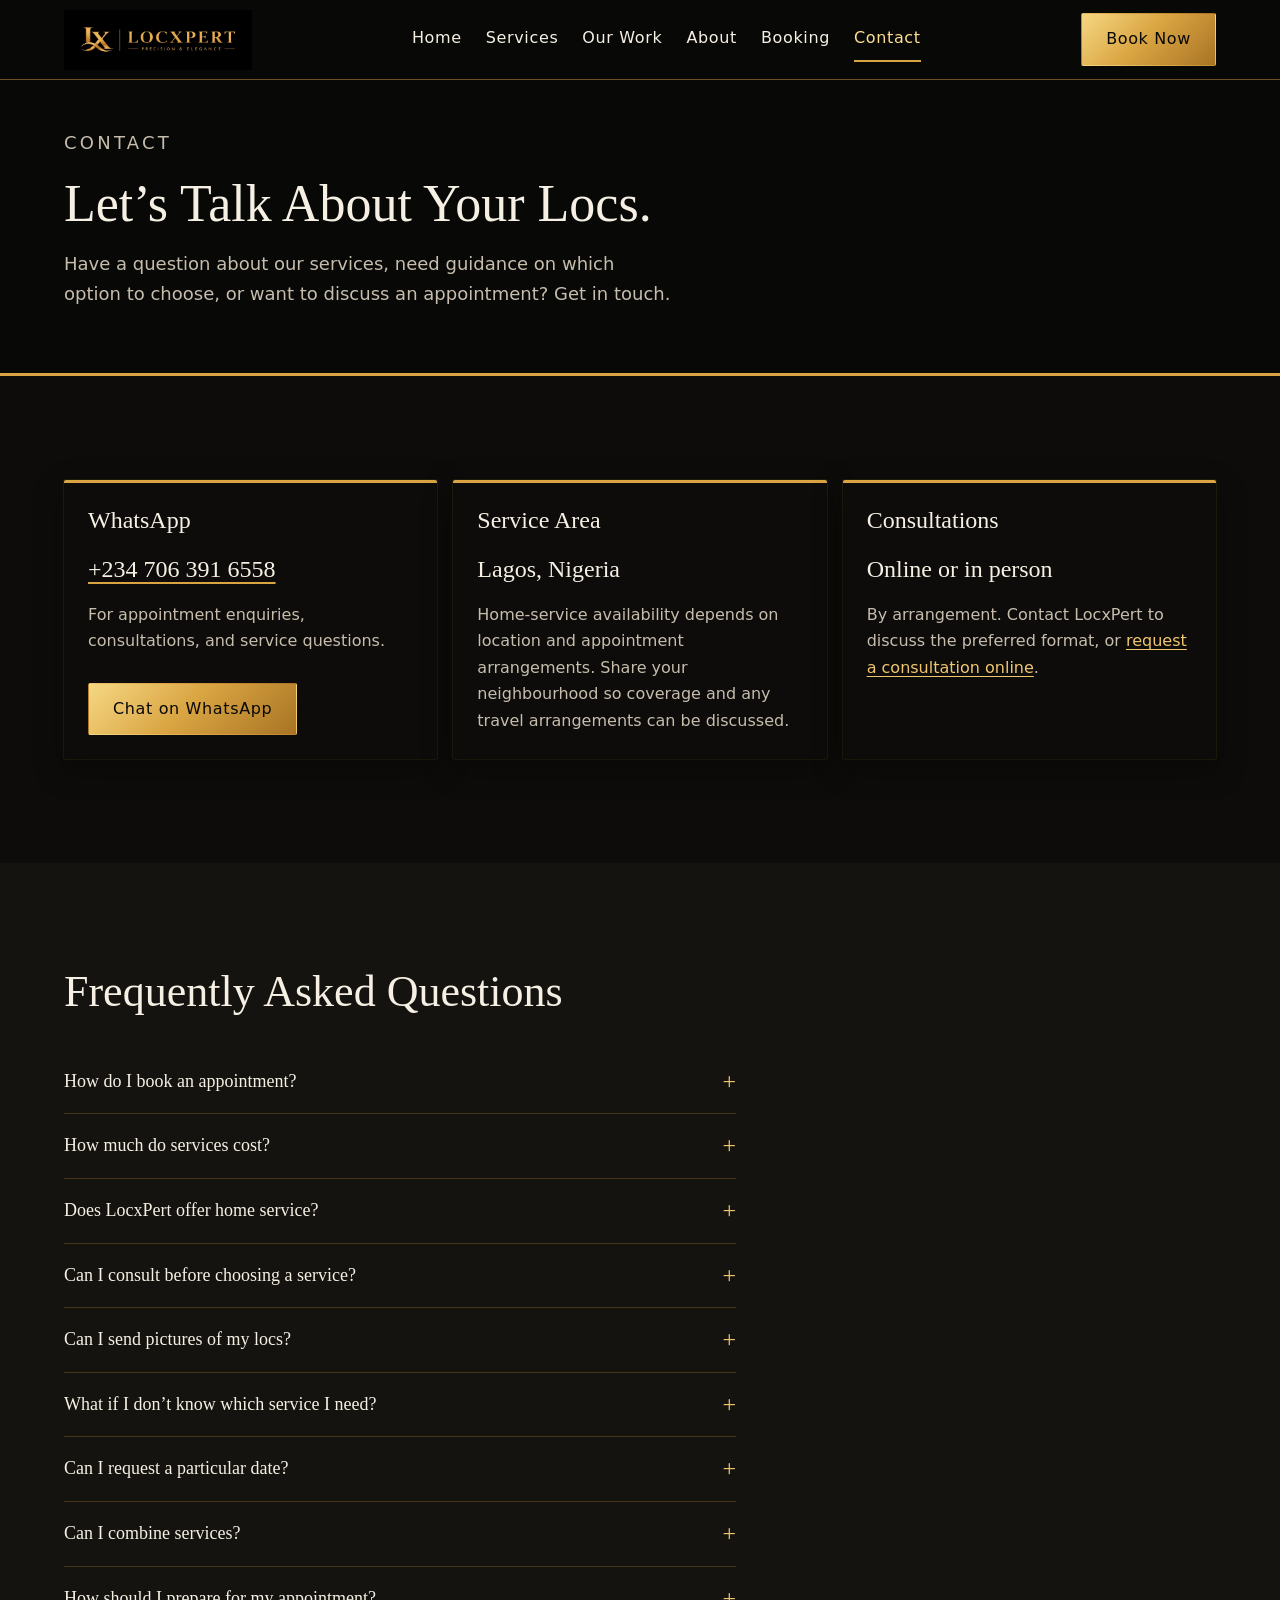
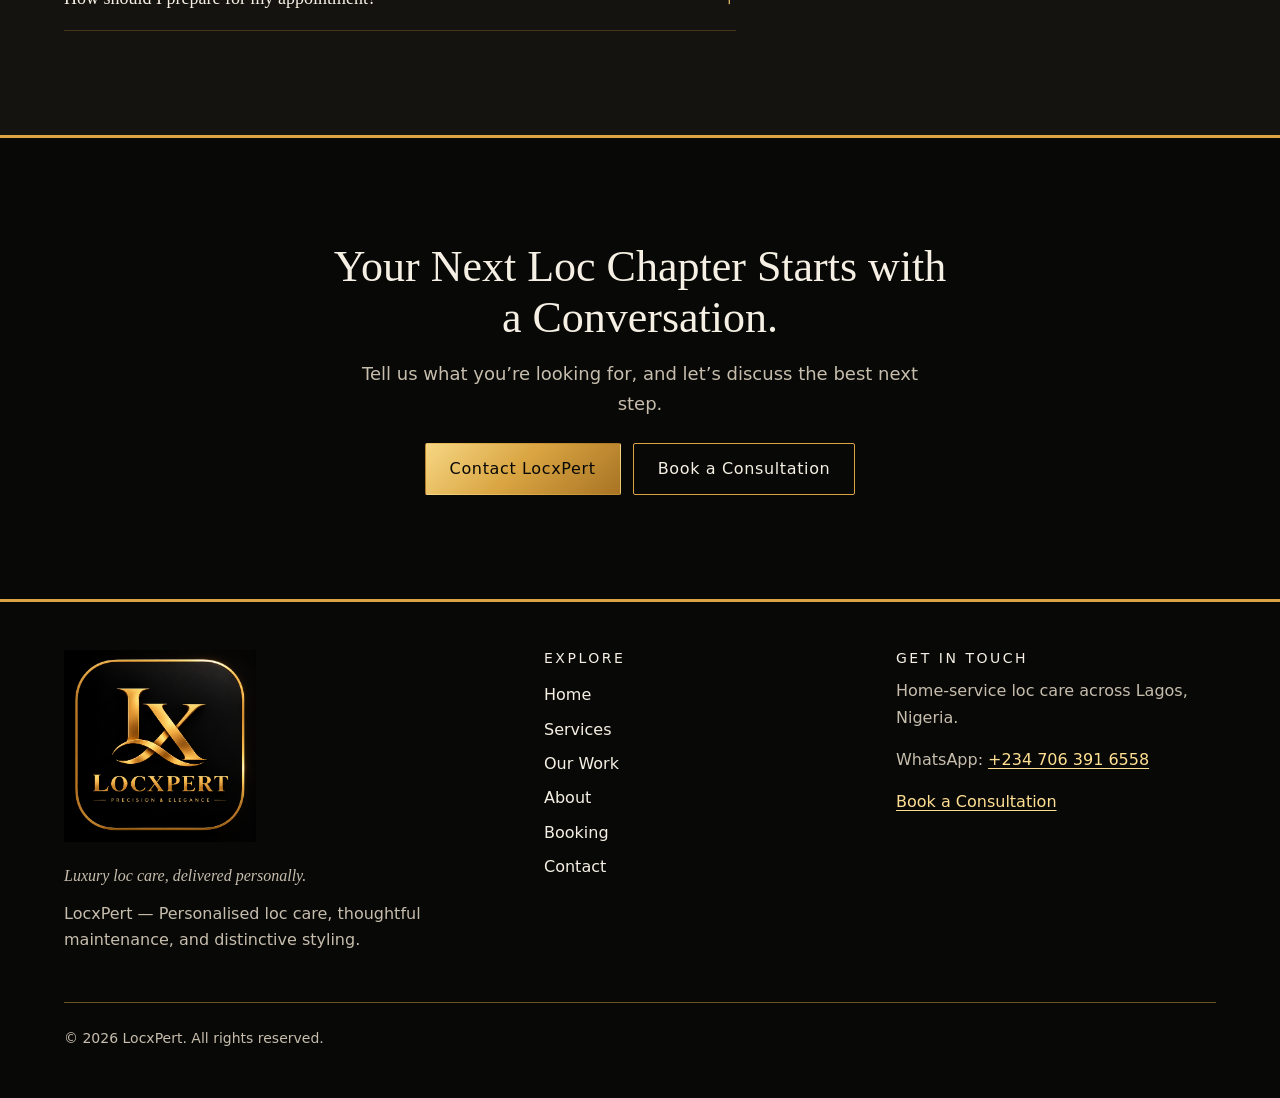
<file: contact.html>
<!DOCTYPE html>
<html lang="en">
<head>
  <meta charset="UTF-8">
  <meta name="viewport" content="width=device-width, initial-scale=1">
  <title>Contact LocxPert | Loc Care in Lagos</title>
  <meta name="description" content="Contact LocxPert through WhatsApp to discuss loc services, consultations, and home-service availability across Lagos.">
  <meta property="og:type" content="website">
  <meta property="og:title" content="Contact LocxPert | Loc Care in Lagos">
  <meta property="og:description" content="Contact LocxPert through WhatsApp to discuss loc services, consultations, and home-service availability across Lagos.">
  <meta property="og:locale" content="en_NG">
  <meta name="theme-color" content="#080807">
  <link rel="icon" href="data:image/svg+xml,%3Csvg xmlns='http://www.w3.org/2000/svg' viewBox='0 0 64 64'%3E%3Crect width='64' height='64' rx='10' fill='%23080807'/%3E%3Ctext x='32' y='45' font-size='38' text-anchor='middle' fill='%23d9a441' font-family='Georgia,serif'%3EL%3C/text%3E%3C/svg%3E">
  <link rel="stylesheet" href="./styles/main.css">
  <script src="./script/site.js" defer></script>
</head>
<body>
  <a class="skip-link" href="#main-content">Skip to main content</a>

  <!-- ===== SITE HEADER (same on every page) ===== -->
  <header class="site-header is-dark">
    <a class="site-logo" href="index.html">
      <img class="logo-image" src="assets/images/locxpert-wordmark.png" alt="LocxPert — Precision &amp; Elegance" width="260" height="84">
    </a>

    <button class="nav-toggle" type="button" aria-expanded="false" aria-controls="site-navigation">
      <span class="visually-hidden">Menu</span>
      <span class="nav-toggle-icon" aria-hidden="true"></span>
    </button>

    <nav class="site-navigation" id="site-navigation" aria-label="Main navigation">
      <ul class="nav-list">
        <li><a href="index.html">Home</a></li>
        <li><a href="services.html">Services</a></li>
        <li><a href="gallery.html">Our Work</a></li>
        <li><a href="about.html">About</a></li>
        <li><a href="booking.html">Booking</a></li>
        <li><a href="contact.html" aria-current="page">Contact</a></li>
      </ul>
    </nav>

    <a class="button button-primary header-cta" href="booking.html">Book Now</a>
  </header>

  <main id="main-content">

    <!-- ===== PAGE HERO ===== -->
    <section class="page-hero page-hero-simple is-dark" aria-labelledby="contact-title">
      <div class="page-hero-content">
        <p class="eyebrow">CONTACT</p>
        <h1 id="contact-title">Let&rsquo;s Talk About Your Locs.</h1>
        <p>Have a question about our services, need guidance on which option to choose, or want to discuss an appointment? Get in touch.</p>
      </div>
    </section>

    <!-- ===== CONTACT INFORMATION ===== -->
    <section class="contact-section section-cream" id="contact" aria-labelledby="contact-info-title">
      <h2 class="visually-hidden" id="contact-info-title">Contact information</h2>
      <div class="contact-grid">
        <article class="contact-card">
          <h3>WhatsApp</h3>
          <p class="contact-detail"><a href="https://wa.me/2347063916558">+234 706 391 6558</a></p>
          <p>For appointment enquiries, consultations, and service questions.</p>
          <a class="button button-primary" href="https://wa.me/2347063916558">Chat on WhatsApp</a>
        </article>
        <article class="contact-card">
          <h3>Service Area</h3>
          <p class="contact-detail">Lagos, Nigeria</p>
          <p>Home-service availability depends on location and appointment arrangements. Share your neighbourhood so coverage and any travel arrangements can be discussed.</p>
        </article>
        <article class="contact-card">
          <h3>Consultations</h3>
          <p class="contact-detail">Online or in person</p>
          <p>By arrangement. Contact LocxPert to discuss the preferred format, or <a href="booking.html">request a consultation online</a>.</p>
        </article>
      </div>
    </section>

    <!-- ===== FAQ ===== -->
    <section class="faq-section section-white" id="faq" aria-labelledby="faq-title">
      <div class="section-heading">
        <h2 id="faq-title">Frequently Asked Questions</h2>
      </div>
      <div class="faq-list">
        <details class="faq-item">
          <summary>How do I book an appointment?</summary>
          <p>Submit your request through the booking page, send the prepared WhatsApp message, and wait for LocxPert to discuss the details with you.</p>
        </details>
        <details class="faq-item">
          <summary>How much do services cost?</summary>
          <p>Pricing is determined during consultation and discussed before an appointment is confirmed.</p>
        </details>
        <details class="faq-item">
          <summary>Does LocxPert offer home service?</summary>
          <p>Yes. Home-service appointments are available across Lagos, subject to location and availability.</p>
        </details>
        <details class="faq-item">
          <summary>Can I consult before choosing a service?</summary>
          <p>Yes. Consultations can be arranged online or in person, by arrangement.</p>
        </details>
        <details class="faq-item">
          <summary>Can I send pictures of my locs?</summary>
          <p>Yes. You can select photographs on the booking form and attach them manually after WhatsApp opens.</p>
        </details>
        <details class="faq-item">
          <summary>What if I don&rsquo;t know which service I need?</summary>
          <p>Choose Loc Consultation or explain your concerns in the booking form.</p>
        </details>
        <details class="faq-item">
          <summary>Can I request a particular date?</summary>
          <p>Yes, but your preferred date is subject to availability and must be confirmed by LocxPert.</p>
        </details>
        <details class="faq-item">
          <summary>Can I combine services?</summary>
          <p>You can discuss combining services during consultation. The final arrangement depends on suitability, time, and pricing.</p>
        </details>
        <details class="faq-item">
          <summary>How should I prepare for my appointment?</summary>
          <p>Follow the preparation instructions agreed for your specific service. Mention concerns about your scalp, existing loc damage, or previous treatments before the appointment.</p>
        </details>
      </div>
    </section>

    <!-- ===== CALL TO ACTION ===== -->
    <section class="cta-section is-dark" aria-labelledby="contact-cta-title">
      <h2 id="contact-cta-title">Your Next Loc Chapter Starts with a Conversation.</h2>
      <p>Tell us what you&rsquo;re looking for, and let&rsquo;s discuss the best next step.</p>
      <div class="button-group">
        <a class="button button-primary" href="https://wa.me/2347063916558">Contact LocxPert</a>
        <a class="button button-secondary" href="booking.html">Book a Consultation</a>
      </div>
    </section>

  </main>

  <!-- ===== SITE FOOTER (same on every page) ===== -->
  <footer class="site-footer is-dark">
    <div class="footer-brand">
      <a class="site-logo" href="index.html">
        <img class="logo-image" src="assets/images/locxpert-logo.png" alt="LocxPert — Precision &amp; Elegance" width="160" height="160">
        </a>
      <p class="footer-tagline">Luxury loc care, delivered personally.</p>
      <p>LocxPert &mdash; Personalised loc care, thoughtful maintenance, and distinctive styling.</p>
    </div>

    <nav class="footer-navigation" aria-label="Footer navigation">
      <h2 class="footer-heading">Explore</h2>
      <ul class="footer-list">
        <li><a href="index.html">Home</a></li>
        <li><a href="services.html">Services</a></li>
        <li><a href="gallery.html">Our Work</a></li>
        <li><a href="about.html">About</a></li>
        <li><a href="booking.html">Booking</a></li>
        <li><a href="contact.html">Contact</a></li>
      </ul>
    </nav>

    <div class="footer-contact">
      <h2 class="footer-heading">Get in touch</h2>
      <p>Home-service loc care across Lagos, Nigeria.</p>
      <p>WhatsApp: <a href="https://wa.me/2347063916558">+234 706 391 6558</a></p>
      <p><a href="booking.html">Book a Consultation</a></p>
    </div>

    <p class="footer-copyright">&copy; <span id="copyright-year">2026</span> LocxPert. All rights reserved.</p>
  </footer>

</body>
</html>
</file>
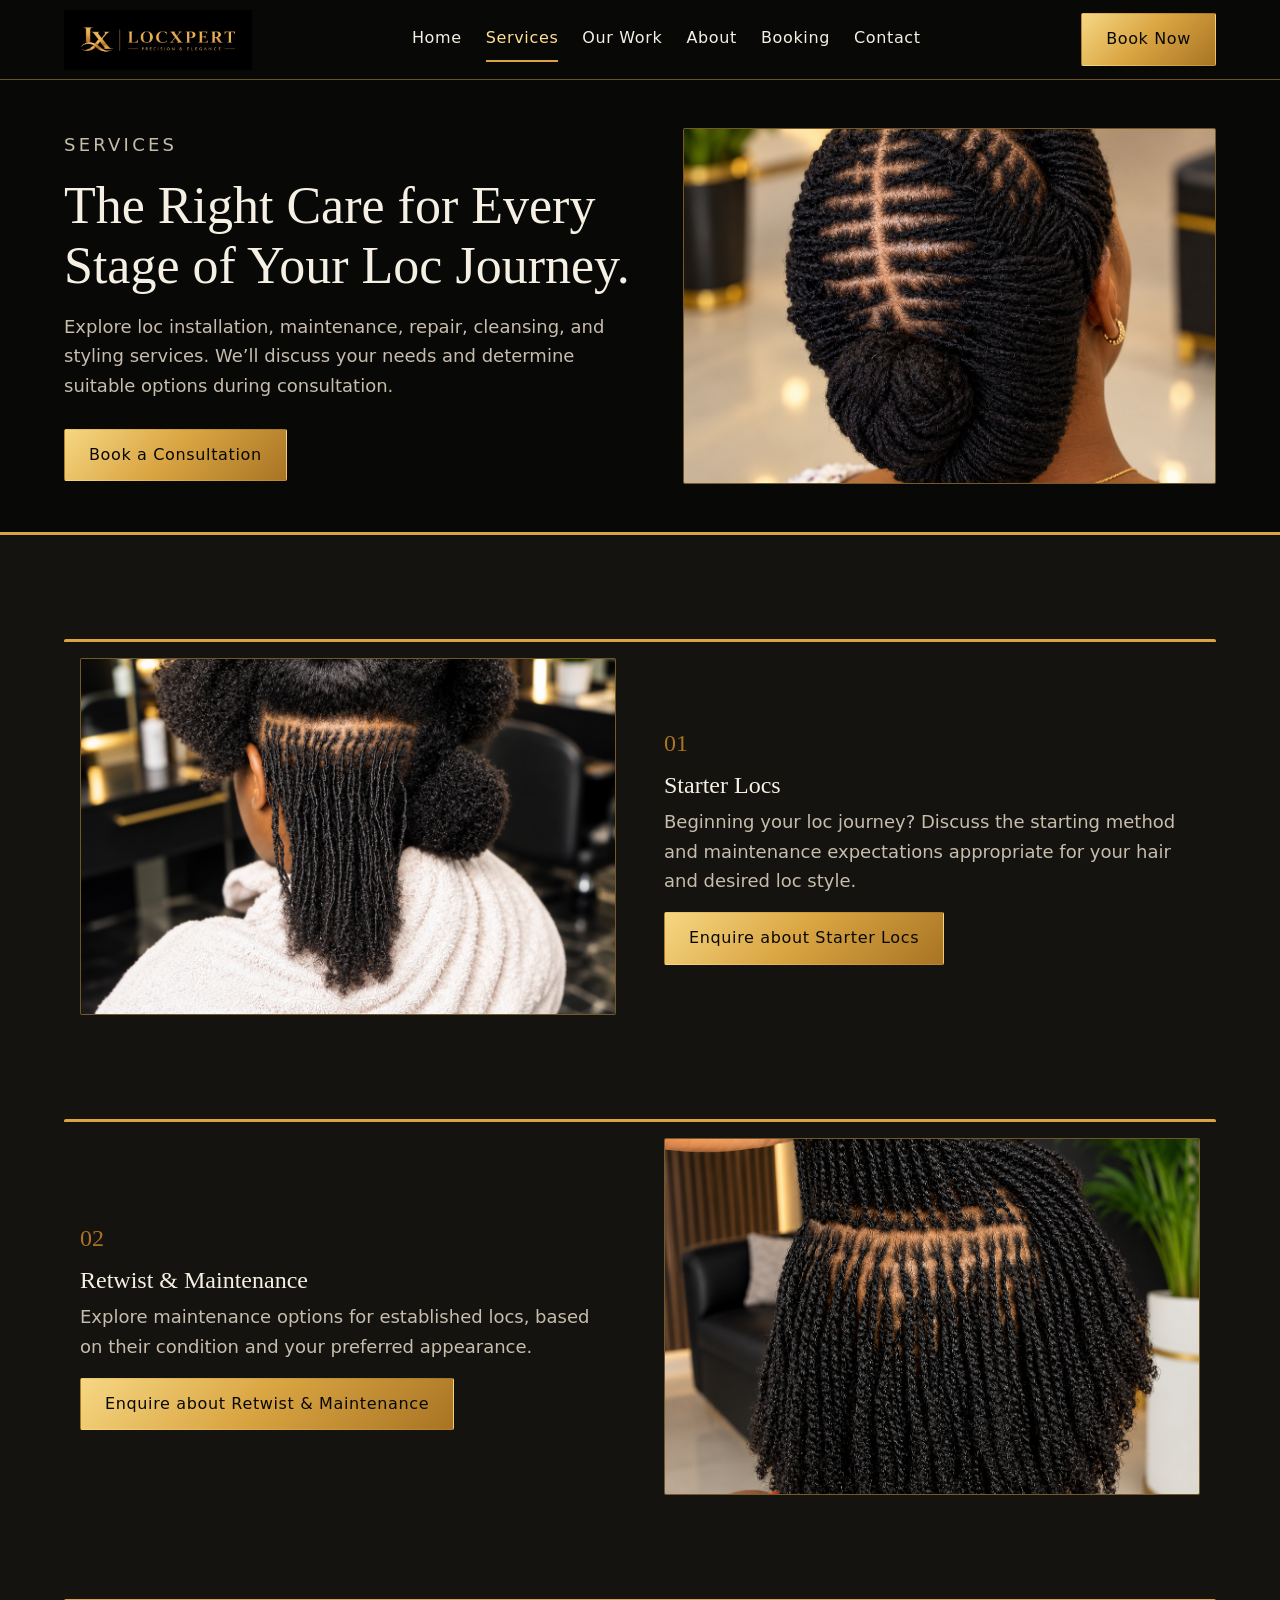
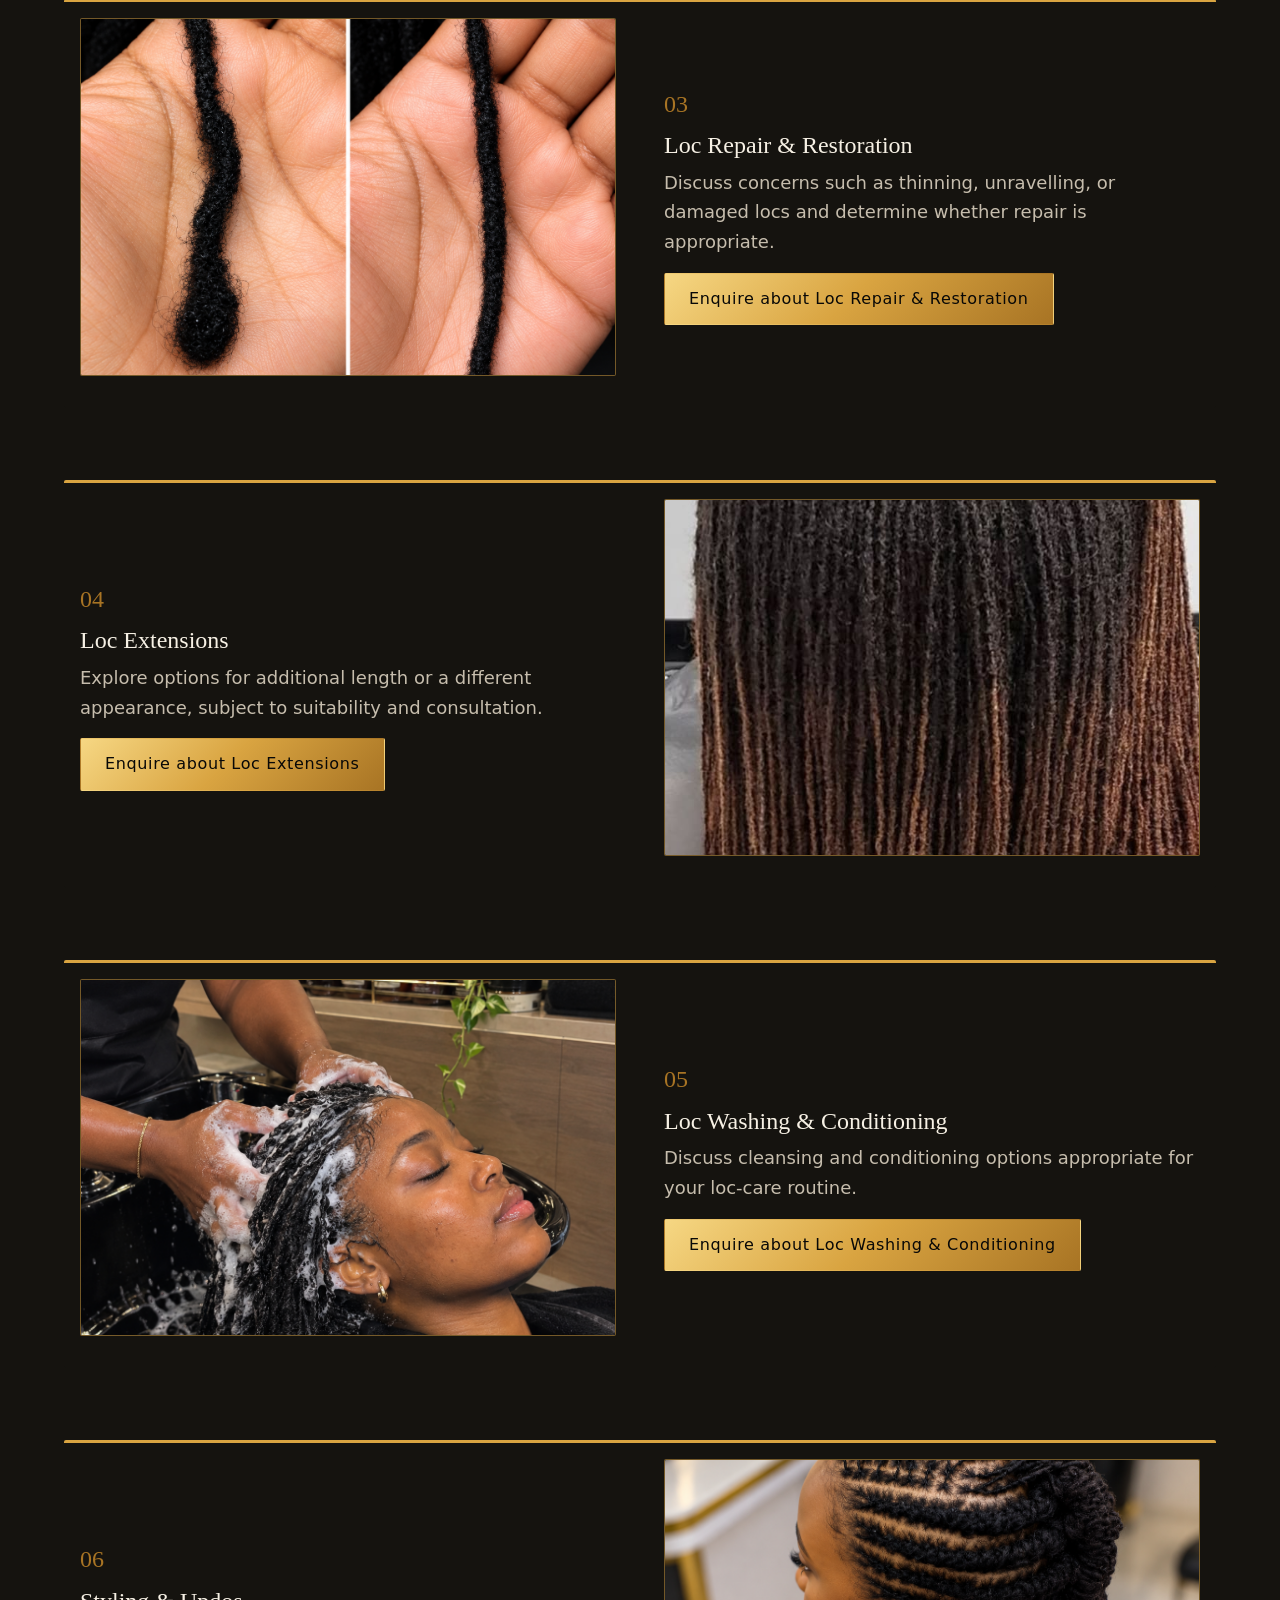
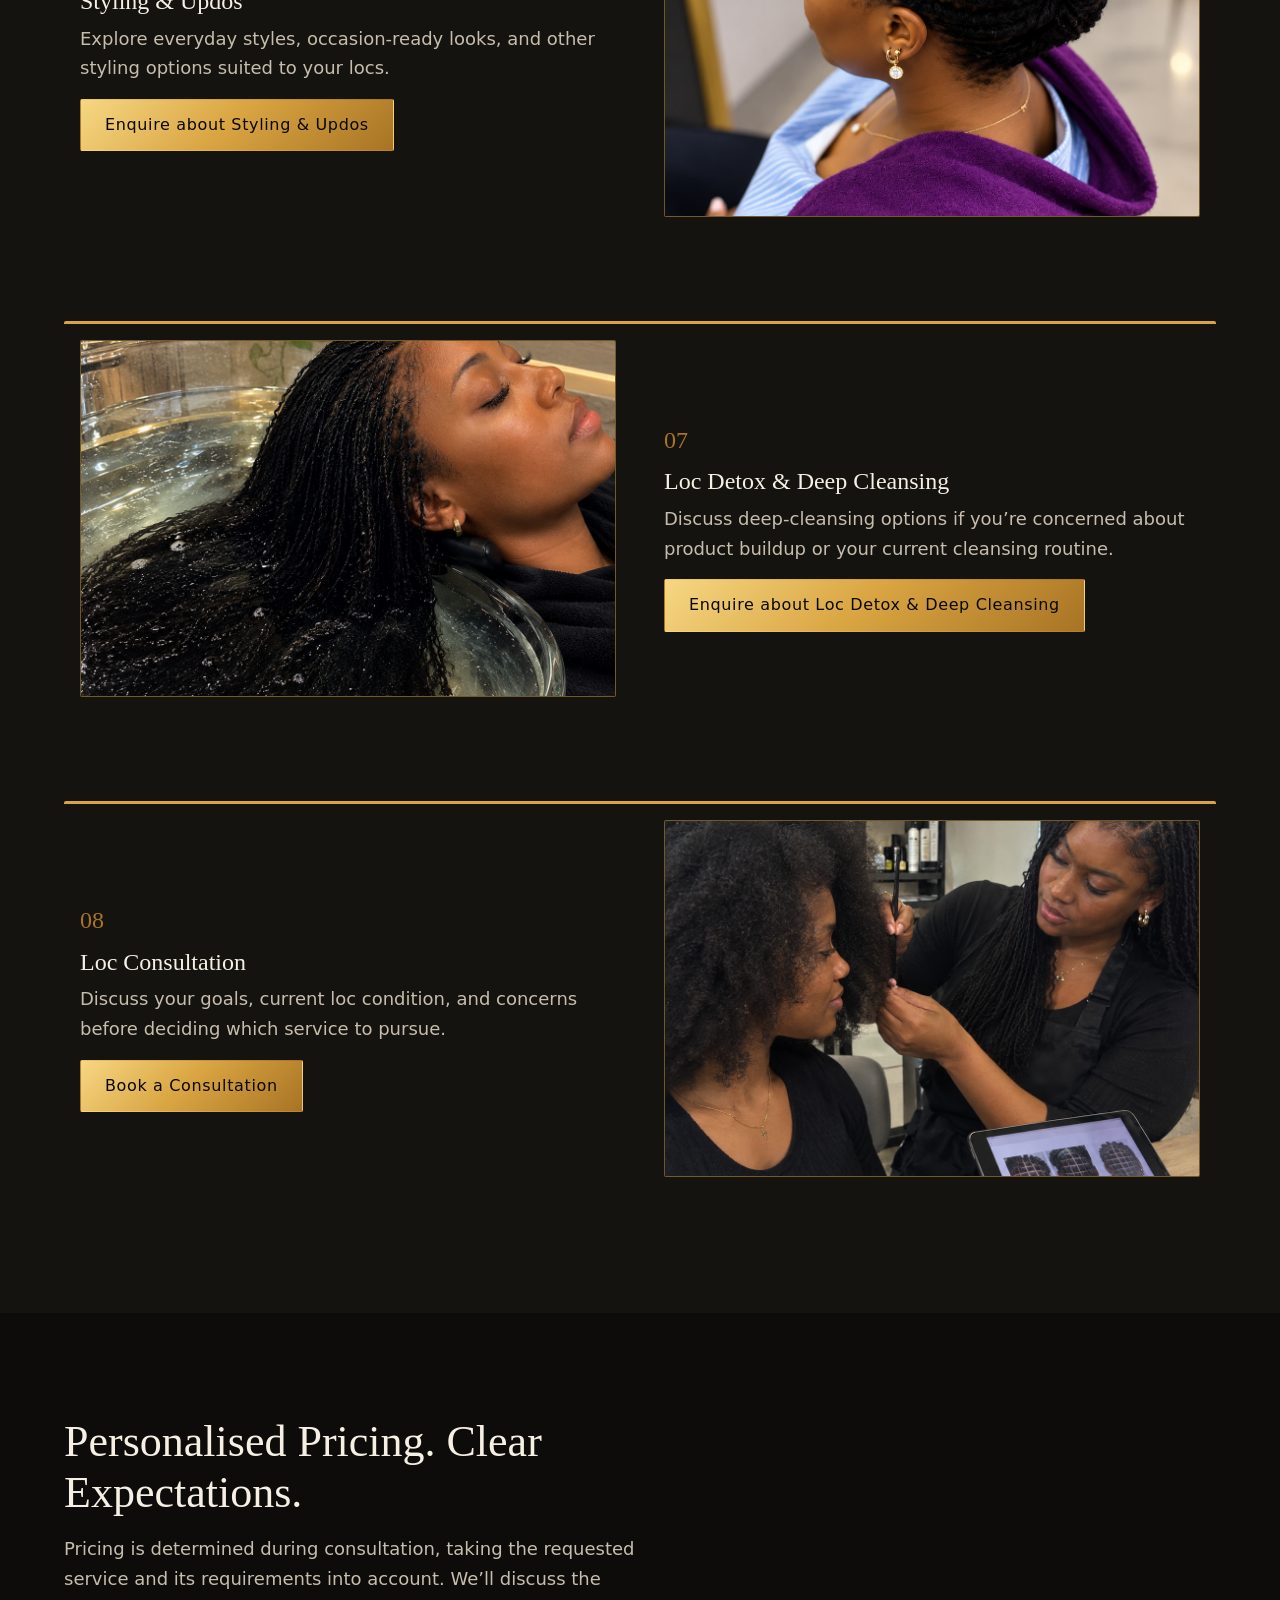
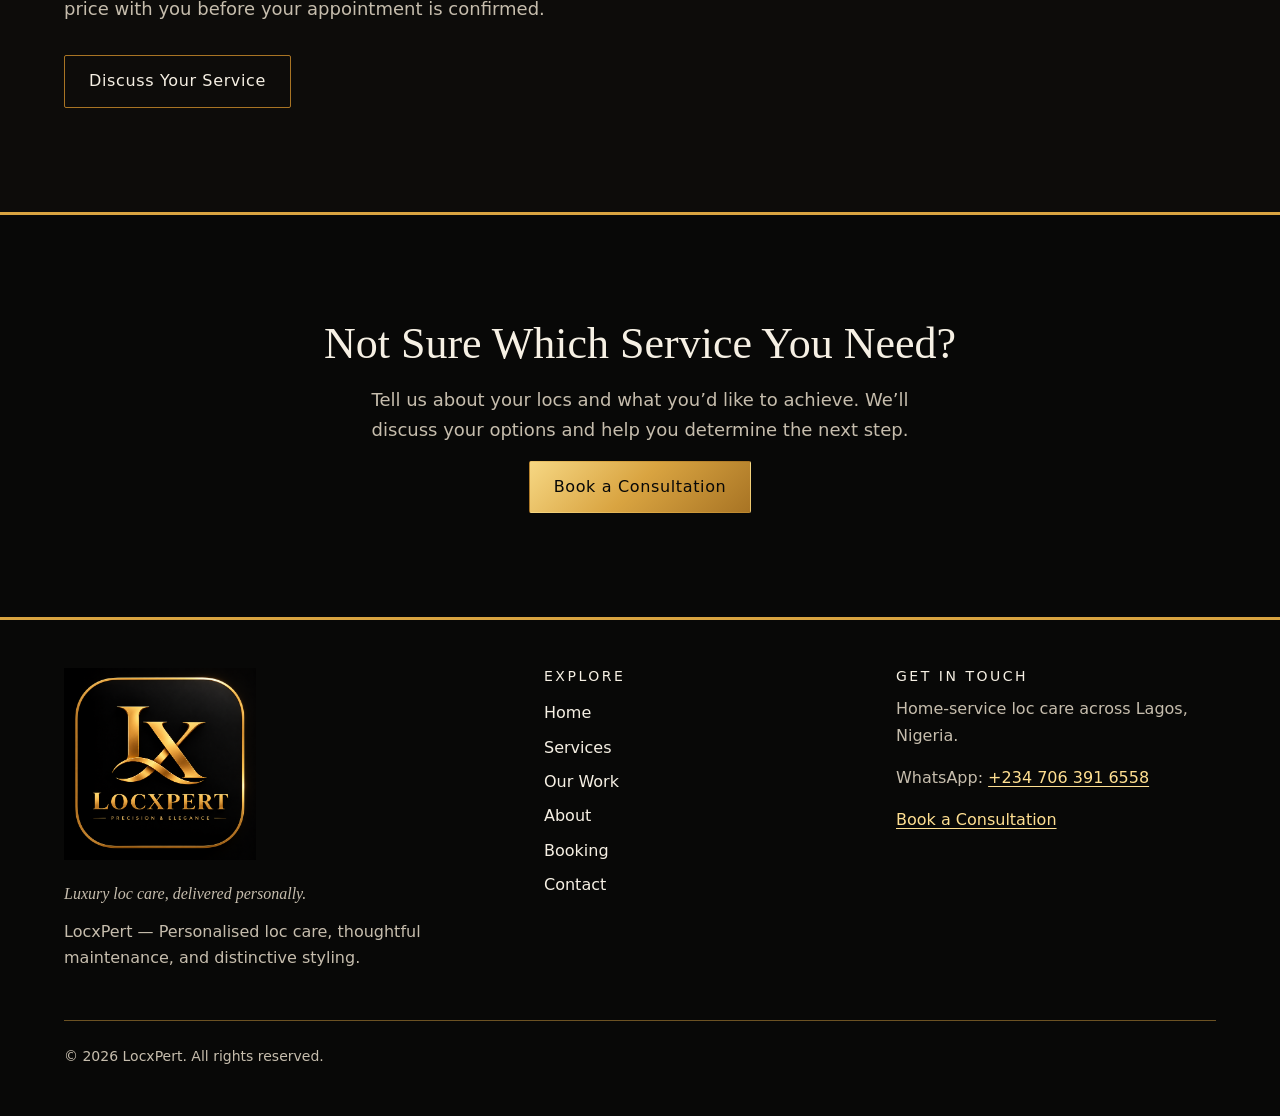
<file: services.html>
<!DOCTYPE html>
<html lang="en">
<head>
  <meta charset="UTF-8">
  <meta name="viewport" content="width=device-width, initial-scale=1">
  <title>Loc Care Services in Lagos | LocxPert</title>
  <meta name="description" content="Discover starter locs, retwists, repairs, extensions, cleansing, styling, and consultations. Contact LocxPert for service-specific pricing.">
  <meta property="og:type" content="website">
  <meta property="og:title" content="Loc Care Services in Lagos | LocxPert">
  <meta property="og:description" content="Discover starter locs, retwists, repairs, extensions, cleansing, styling, and consultations. Contact LocxPert for service-specific pricing.">
  <meta property="og:locale" content="en_NG">
  <meta name="theme-color" content="#080807">
  <link rel="icon" href="data:image/svg+xml,%3Csvg xmlns='http://www.w3.org/2000/svg' viewBox='0 0 64 64'%3E%3Crect width='64' height='64' rx='10' fill='%23080807'/%3E%3Ctext x='32' y='45' font-size='38' text-anchor='middle' fill='%23d9a441' font-family='Georgia,serif'%3EL%3C/text%3E%3C/svg%3E">
  <link rel="stylesheet" href="./styles/main.css">
  <script src="./script/site.js" defer></script>
</head>
<body>
  <a class="skip-link" href="#main-content">Skip to main content</a>

  <!-- ===== SITE HEADER (same on every page) ===== -->
  <header class="site-header is-dark">
    <a class="site-logo" href="index.html">
      <img class="logo-image" src="assets/images/locxpert-wordmark.png" alt="LocxPert — Precision &amp; Elegance" width="260" height="84">
    </a>

    <button class="nav-toggle" type="button" aria-expanded="false" aria-controls="site-navigation">
      <span class="visually-hidden">Menu</span>
      <span class="nav-toggle-icon" aria-hidden="true"></span>
    </button>

    <nav class="site-navigation" id="site-navigation" aria-label="Main navigation">
      <ul class="nav-list">
        <li><a href="index.html">Home</a></li>
        <li><a href="services.html" aria-current="page">Services</a></li>
        <li><a href="gallery.html">Our Work</a></li>
        <li><a href="about.html">About</a></li>
        <li><a href="booking.html">Booking</a></li>
        <li><a href="contact.html">Contact</a></li>
      </ul>
    </nav>

    <a class="button button-primary header-cta" href="booking.html">Book Now</a>
  </header>

  <main id="main-content">

    <!-- ===== PAGE HERO ===== -->
    <section class="page-hero is-dark" aria-labelledby="services-title">
      <div class="page-hero-content">
        <p class="eyebrow">SERVICES</p>
        <h1 id="services-title">The Right Care for Every Stage of Your Loc Journey.</h1>
        <p>Explore loc installation, maintenance, repair, cleansing, and styling services. We&rsquo;ll discuss your needs and determine suitable options during consultation.</p>
        <a class="button button-primary" href="booking.html">Book a Consultation</a>
      </div>
      <div class="image-frame ratio-landscape" data-placeholder="Services photograph">
        <img src="./assets/images/loc style 2.png" alt="Placeholder for a photograph of well-maintained locs" width="1200" height="800">
      </div>
    </section>

    <!-- ===== SERVICE CATALOGUE ===== -->
    <section class="services-catalogue section-white" id="services" aria-labelledby="catalogue-title">
      <h2 class="visually-hidden" id="catalogue-title">All services</h2>
      <div class="service-rows">

        <article class="service-card service-row">
          <div class="image-frame ratio-landscape" data-placeholder="Starter Locs">
            <img src="./assets/images/starter locs.png" alt="Placeholder photograph for Starter Locs" width="1200" height="800" loading="lazy">
          </div>
          <div class="service-row-content">
            <p class="service-number" aria-hidden="true">01</p>
            <h3 class="service-title">Starter Locs</h3>
            <p class="service-description">Beginning your loc journey? Discuss the starting method and maintenance expectations appropriate for your hair and desired loc style.</p>
            <a class="button button-primary" href="booking.html?service=starter-locs">Enquire about Starter Locs</a>
          </div>
        </article>

        <article class="service-card service-row">
          <div class="image-frame ratio-landscape" data-placeholder="Retwist &amp; Maintenance">
            <img src="./assets/images/retwist.png" alt="Placeholder photograph for Retwist &amp; Maintenance" width="1200" height="800" loading="lazy">
          </div>
          <div class="service-row-content">
            <p class="service-number" aria-hidden="true">02</p>
            <h3 class="service-title">Retwist &amp; Maintenance</h3>
            <p class="service-description">Explore maintenance options for established locs, based on their condition and your preferred appearance.</p>
            <a class="button button-primary" href="booking.html?service=retwist-maintenance">Enquire about Retwist &amp; Maintenance</a>
          </div>
        </article>

        <article class="service-card service-row">
          <div class="image-frame ratio-landscape" data-placeholder="Loc Repair &amp; Restoration">
            <img src="./assets/images/locs repair and maintainance.png" alt="Placeholder photograph for Loc Repair &amp; Restoration" width="1200" height="800" loading="lazy">
          </div>
          <div class="service-row-content">
            <p class="service-number" aria-hidden="true">03</p>
            <h3 class="service-title">Loc Repair &amp; Restoration</h3>
            <p class="service-description">Discuss concerns such as thinning, unravelling, or damaged locs and determine whether repair is appropriate.</p>
            <a class="button button-primary" href="booking.html?service=loc-repair-restoration">Enquire about Loc Repair &amp; Restoration</a>
          </div>
        </article>

        <article class="service-card service-row">
          <div class="image-frame ratio-landscape" data-placeholder="Loc Extensions">
            <img src="./assets/images/loc style 6.jpg" alt="Placeholder photograph for Loc Extensions" width="1200" height="800" loading="lazy">
          </div>
          <div class="service-row-content">
            <p class="service-number" aria-hidden="true">04</p>
            <h3 class="service-title">Loc Extensions</h3>
            <p class="service-description">Explore options for additional length or a different appearance, subject to suitability and consultation.</p>
            <a class="button button-primary" href="booking.html?service=loc-extensions">Enquire about Loc Extensions</a>
          </div>
        </article>

        <article class="service-card service-row">
          <div class="image-frame ratio-landscape" data-placeholder="Loc Washing &amp; Conditioning">
            <img src="./assets/images/locs washing & care.png" alt="Placeholder photograph for Loc Washing &amp; Conditioning" width="1200" height="800" loading="lazy">
          </div>
          <div class="service-row-content">
            <p class="service-number" aria-hidden="true">05</p>
            <h3 class="service-title">Loc Washing &amp; Conditioning</h3>
            <p class="service-description">Discuss cleansing and conditioning options appropriate for your loc-care routine.</p>
            <a class="button button-primary" href="booking.html?service=washing-conditioning">Enquire about Loc Washing &amp; Conditioning</a>
          </div>
        </article>

        <article class="service-card service-row">
          <div class="image-frame ratio-landscape" data-placeholder="Styling &amp; Updos">
            <img src="./assets/images/loc style 1.png" alt="Placeholder photograph for Styling &amp; Updos" width="1200" height="800" loading="lazy">
          </div>
          <div class="service-row-content">
            <p class="service-number" aria-hidden="true">06</p>
            <h3 class="service-title">Styling &amp; Updos</h3>
            <p class="service-description">Explore everyday styles, occasion-ready looks, and other styling options suited to your locs.</p>
            <a class="button button-primary" href="booking.html?service=styling-updos">Enquire about Styling &amp; Updos</a>
          </div>
        </article>

        <article class="service-card service-row">
          <div class="image-frame ratio-landscape" data-placeholder="Loc Detox &amp; Deep Cleansing">
            <img src="./assets/images/deep detox image.png" alt="Placeholder photograph for Loc Detox &amp; Deep Cleansing" width="1200" height="800" loading="lazy">
          </div>
          <div class="service-row-content">
            <p class="service-number" aria-hidden="true">07</p>
            <h3 class="service-title">Loc Detox &amp; Deep Cleansing</h3>
            <p class="service-description">Discuss deep-cleansing options if you&rsquo;re concerned about product buildup or your current cleansing routine.</p>
            <a class="button button-primary" href="booking.html?service=detox-deep-cleansing">Enquire about Loc Detox &amp; Deep Cleansing</a>
          </div>
        </article>

        <article class="service-card service-row">
          <div class="image-frame ratio-landscape" data-placeholder="Loc Consultation">
            <img src="./assets/images/consultation.png" alt="Placeholder photograph for Loc Consultation" width="1200" height="800" loading="lazy">
          </div>
          <div class="service-row-content">
            <p class="service-number" aria-hidden="true">08</p>
            <h3 class="service-title">Loc Consultation</h3>
            <p class="service-description">Discuss your goals, current loc condition, and concerns before deciding which service to pursue.</p>
            <a class="button button-primary" href="booking.html?service=consultation">Book a Consultation</a>
          </div>
        </article>
      </div>
    </section>

    <!-- ===== PRICING ===== -->
    <section class="pricing-section section-cream" aria-labelledby="pricing-title">
      <div class="section-heading">
        <h2 id="pricing-title">Personalised Pricing. Clear Expectations.</h2>
        <p>Pricing is determined during consultation, taking the requested service and its requirements into account. We&rsquo;ll discuss the price with you before your appointment is confirmed.</p>
      </div>
      <p class="section-action"><a class="button button-secondary-light" href="booking.html">Discuss Your Service</a></p>
    </section>

    <!-- ===== SERVICE SELECTION CTA ===== -->
    <section class="cta-section is-dark" aria-labelledby="services-cta-title">
      <h2 id="services-cta-title">Not Sure Which Service You Need?</h2>
      <p>Tell us about your locs and what you&rsquo;d like to achieve. We&rsquo;ll discuss your options and help you determine the next step.</p>
      <a class="button button-primary" href="booking.html?service=consultation">Book a Consultation</a>
    </section>

  </main>

  <!-- ===== SITE FOOTER (same on every page) ===== -->
  <footer class="site-footer is-dark">
    <div class="footer-brand">
      <a class="site-logo" href="index.html">
        <img class="logo-image" src="assets/images/locxpert-logo.png" alt="LocxPert — Precision &amp; Elegance" width="160" height="160">
        </a>
      <p class="footer-tagline">Luxury loc care, delivered personally.</p>
      <p>LocxPert &mdash; Personalised loc care, thoughtful maintenance, and distinctive styling.</p>
    </div>

    <nav class="footer-navigation" aria-label="Footer navigation">
      <h2 class="footer-heading">Explore</h2>
      <ul class="footer-list">
        <li><a href="index.html">Home</a></li>
        <li><a href="services.html">Services</a></li>
        <li><a href="gallery.html">Our Work</a></li>
        <li><a href="about.html">About</a></li>
        <li><a href="booking.html">Booking</a></li>
        <li><a href="contact.html">Contact</a></li>
      </ul>
    </nav>

    <div class="footer-contact">
      <h2 class="footer-heading">Get in touch</h2>
      <p>Home-service loc care across Lagos, Nigeria.</p>
      <p>WhatsApp: <a href="https://wa.me/2347063916558">+234 706 391 6558</a></p>
      <p><a href="booking.html">Book a Consultation</a></p>
    </div>

    <p class="footer-copyright">&copy; <span id="copyright-year">2026</span> LocxPert. All rights reserved.</p>
  </footer>

</body>
</html>
</file>
<file: styles/main.css>
/* Main stylesheet for the root LocxPert pages. Keep imports in this order. */
@import "./token.css";
@import "./base.css";
@import "./components.css";
@import "./mediaquery.css";
</file>
